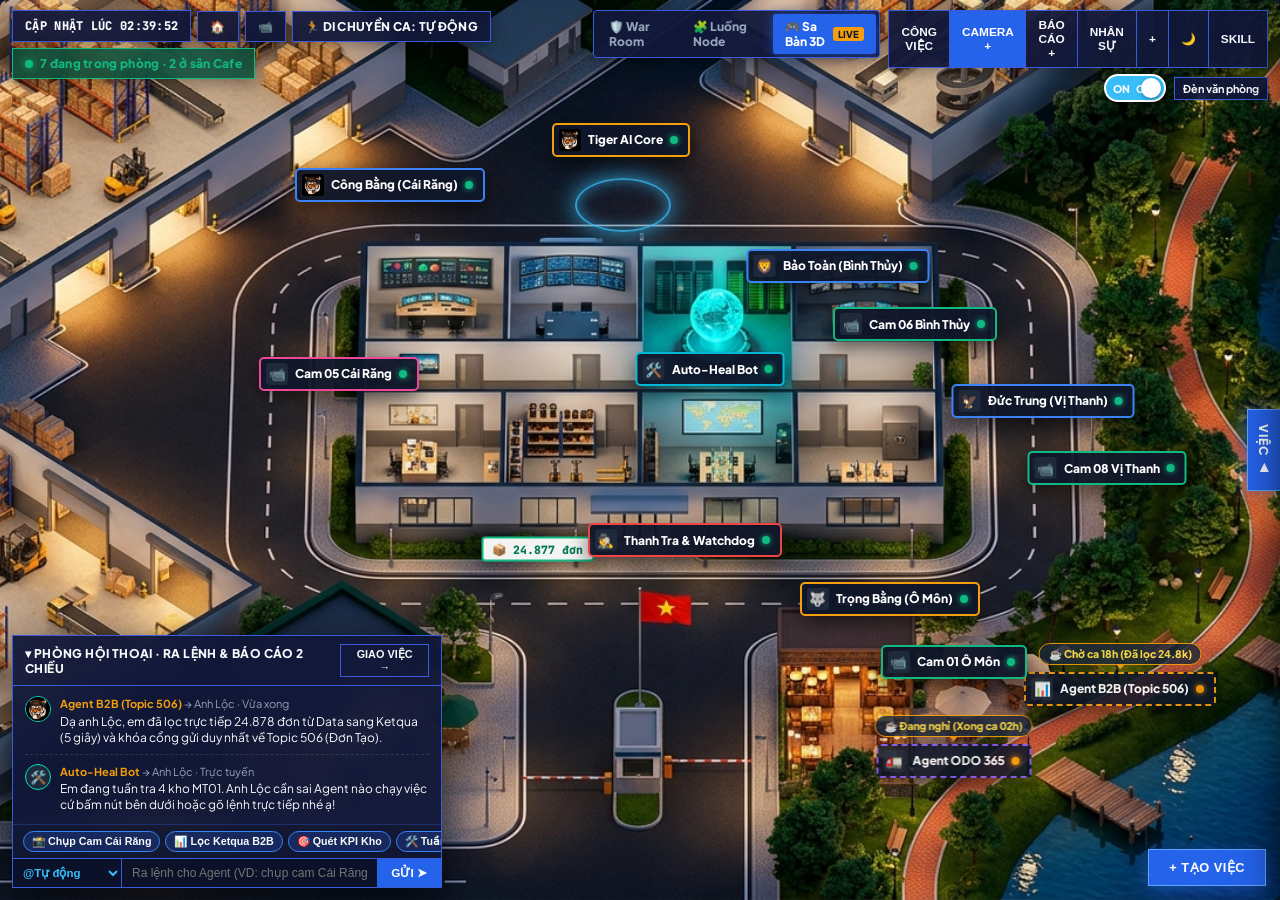
<file: static/sa_ban.html>
<!DOCTYPE html>
<html lang="vi">
<head>
  <meta charset="UTF-8">
  <meta name="viewport" content="width=device-width, initial-scale=1.0, maximum-scale=1.0, user-scalable=no, viewport-fit=cover">
  <title>TIGER AI • SA BÀN SỐ HÓA KHO VẬN 3D (MULTI-AGENT OPERATING SYSTEM MT01)</title>
  <link rel="icon" type="image/jpeg" href="/static/img/tiger_avatar.jpg">
  <link href="https://fonts.googleapis.com/css2?family=Plus+Jakarta+Sans:wght@400;500;600;700;800&family=JetBrains+Mono:wght@500;600;700;800&display=swap" rel="stylesheet">
  <style>
    :root {
      --bg-sky: #161b33;
      --hud-bg: rgba(18, 24, 58, 0.94);
      --hud-border: #3b5bdb;
      --hud-text: #f8fafc;
      --accent: #00e5be;
      --amber: #f59e0b;
      --green: #10b981;
      --danger: #ef4444;
    }

    body.day-mode {
      --bg-sky: #b7ebd0;
      --hud-bg: rgba(255, 255, 255, 0.96);
      --hud-border: #1e40af;
      --hud-text: #0f172a;
    }

    * { box-sizing: border-box; margin: 0; padding: 0; user-select: none; }
    body {
      background: var(--bg-sky);
      color: var(--hud-text);
      font-family: 'Plus Jakarta Sans', sans-serif;
      width: 100vw;
      height: 100vh;
      overflow: hidden;
      position: relative;
      transition: background 0.45s ease;
    }

    /* ================= TOP HUD BAR ================= */
    .studio-hud-top {
      position: fixed;
      top: 10px;
      left: 12px;
      right: 12px;
      z-index: 200;
      display: flex;
      justify-content: space-between;
      align-items: flex-start;
      pointer-events: none;
      gap: 8px;
    }

    .hud-left, .hud-center, .light-switch-wrap {
      display: flex;
      align-items: center;
      gap: 6px;
      pointer-events: auto;
      flex-wrap: wrap;
    }

    .hud-box {
      background: var(--hud-bg);
      border: 1.5px solid var(--hud-border);
      color: var(--hud-text);
      padding: 7px 12px;
      font-size: 0.75rem;
      font-weight: 800;
      letter-spacing: 0.3px;
      display: inline-flex;
      align-items: center;
      gap: 7px;
      box-shadow: 0 4px 15px rgba(0, 0, 0, 0.35);
      backdrop-filter: blur(10px);
      cursor: pointer;
      transition: all 0.2s ease;
      text-decoration: none;
    }
    .hud-box:hover {
      transform: translateY(-1px);
      border-color: var(--accent);
    }
    .hud-box.time-box {
      font-family: 'JetBrains Mono', monospace;
      cursor: default;
    }
    .hud-box.online-box {
      border-color: #10b981;
      color: #10b981;
      background: rgba(6, 78, 59, 0.85);
    }
    body.day-mode .hud-box.online-box {
      background: #ecfdf5;
      color: #047857;
    }
    .online-dot {
      width: 8px;
      height: 8px;
      border-radius: 50%;
      background: #10b981;
      box-shadow: 0 0 8px #10b981;
      animation: pulseDot 1.5s infinite;
    }
    @keyframes pulseDot {
      0%, 100% { transform: scale(1); opacity: 1; }
      50% { transform: scale(1.35); opacity: 0.65; }
    }

    /* UNIFIED 3-MODE SWITCHER */
    .tiger-nav-switcher {
      display: inline-flex;
      align-items: center;
      background: var(--hud-bg);
      border: 1.5px solid var(--hud-border);
      border-radius: 4px;
      padding: 3px;
      gap: 4px;
      box-shadow: 0 4px 16px rgba(0,0,0,0.35);
    }
    .t-nav-item {
      display: inline-flex;
      align-items: center;
      gap: 6px;
      padding: 5px 12px;
      border-radius: 3px;
      font-size: 0.75rem;
      font-weight: 800;
      color: #94a3b8;
      text-decoration: none;
      transition: all 0.2s ease;
    }
    body.day-mode .t-nav-item { color: #475569; }
    .t-nav-item:hover {
      color: var(--hud-text);
      background: rgba(59, 91, 219, 0.15);
    }
    .t-nav-item.active,
    body.day-mode .t-nav-item.active {
      background: #2563eb;
      color: #ffffff;
      box-shadow: 0 0 12px rgba(37, 99, 235, 0.6);
    }
    .t-nav-badge {
      font-size: 0.6rem;
      padding: 1px 5px;
      border-radius: 3px;
      font-weight: 800;
      background: #f59e0b;
      color: #0f172a;
    }

    /* RIGHT MENU STRIP */
    .light-switch-wrap {
      flex-direction: column;
      align-items: flex-end;
      gap: 6px;
    }
    .hud-menu-strip {
      display: inline-flex;
      background: var(--hud-bg);
      border: 1.5px solid var(--hud-border);
      box-shadow: 0 4px 15px rgba(0, 0, 0, 0.35);
    }
    .hud-menu-btn {
      padding: 7px 12px;
      font-size: 0.74rem;
      font-weight: 800;
      color: var(--hud-text);
      border: none;
      border-right: 1px solid var(--hud-border);
      background: transparent;
      cursor: pointer;
      transition: background 0.2s;
      text-transform: uppercase;
    }
    .hud-menu-btn:last-child { border-right: none; }
    .hud-menu-btn:hover { background: rgba(59, 91, 219, 0.25); }
    .hud-menu-btn.highlight {
      background: #2563eb;
      color: #ffffff;
    }

    /* DAY/NIGHT PILL SWITCH */
    .pill-switch-row {
      display: flex;
      align-items: center;
      gap: 8px;
    }
    .pill-switch {
      width: 62px;
      height: 28px;
      background: #38bdf8;
      border-radius: 20px;
      border: 2px solid #ffffff;
      display: flex;
      align-items: center;
      justify-content: space-between;
      padding: 0 7px;
      cursor: pointer;
      position: relative;
      box-shadow: 0 4px 12px rgba(0,0,0,0.35);
      font-size: 0.66rem;
      font-weight: 900;
      color: #ffffff;
    }
    body.day-mode .pill-switch { background: #2563eb; }
    .pill-knob {
      width: 20px;
      height: 20px;
      background: #ffffff;
      border-radius: 50%;
      position: absolute;
      right: 3px;
      transition: all 0.25s ease;
      box-shadow: 0 2px 5px rgba(0,0,0,0.3);
    }
    body.day-mode .pill-knob { right: 35px; }
    .pill-label-box {
      background: var(--hud-bg);
      border: 1px solid var(--hud-border);
      color: var(--hud-text);
      font-size: 0.68rem;
      font-weight: 700;
      padding: 4px 8px;
    }

    /* RIGHT-EDGE VERTICAL TAB "VIỆC ▲" */
    .right-edge-tab {
      position: fixed;
      right: 0;
      top: 50%;
      transform: translateY(-50%);
      background: #2563eb;
      border: 1.5px solid #60a5fa;
      border-right: none;
      color: #ffffff;
      padding: 14px 8px;
      writing-mode: vertical-rl;
      text-orientation: mixed;
      font-size: 0.76rem;
      font-weight: 800;
      letter-spacing: 1px;
      cursor: pointer;
      z-index: 195;
      box-shadow: -4px 0 18px rgba(37, 99, 235, 0.5);
      transition: all 0.2s;
    }
    .right-edge-tab:hover {
      background: #1d4ed8;
      padding-right: 12px;
    }

    /* ================= 3D ISOMETRIC CAMPUS VIEWPORT ================= */
    .iso-viewport {
      width: 100vw;
      height: 100vh;
      overflow: hidden;
      position: relative;
      cursor: grab;
      display: flex;
      align-items: center;
      justify-content: center;
    }
    .iso-viewport:active { cursor: grabbing; }

    .iso-scene-wrapper {
      position: relative;
      width: 1600px;
      height: 900px;
      transform-origin: center center;
      transition: transform 0.08s ease-out;
      box-shadow: 0 30px 70px rgba(0, 0, 0, 0.55);
      border-radius: 8px;
      overflow: hidden;
    }

    .campus-img {
      position: absolute;
      inset: 0;
      width: 100%;
      height: 100%;
      object-fit: cover;
      pointer-events: none;
      transition: opacity 0.45s ease;
    }
    .campus-img.day { opacity: 0; }
    body.day-mode .campus-img.day { opacity: 1; }

    .iso-overlay-svg {
      position: absolute;
      inset: 0;
      width: 100%;
      height: 100%;
      z-index: 20;
    }
    .room-hitbox {
      fill: rgba(0, 229, 190, 0.0);
      stroke: rgba(0, 229, 190, 0.0);
      stroke-width: 3;
      cursor: pointer;
      transition: all 0.25s ease;
    }
    .room-hitbox:hover,
    .room-hitbox.active-work {
      fill: rgba(0, 229, 190, 0.16);
      stroke: rgba(0, 229, 190, 0.95);
      filter: drop-shadow(0 0 20px rgba(0, 229, 190, 0.75));
    }

    .holo-pulse {
      position: absolute;
      left: 48.7%;
      top: 22.8%;
      width: 96px;
      height: 54px;
      transform: translate(-50%, -50%);
      border-radius: 50%;
      border: 2px solid rgba(56, 189, 248, 0.8);
      box-shadow: 0 0 25px rgba(56, 189, 248, 0.85), inset 0 0 15px rgba(56, 189, 248, 0.6);
      pointer-events: none;
      z-index: 25;
      animation: holoRing 2.4s ease-in-out infinite;
    }
    @keyframes holoRing {
      0%, 100% { transform: translate(-50%, -50%) scale(0.95); opacity: 0.7; }
      50% { transform: translate(-50%, -50%) scale(1.12); opacity: 1; }
    }

    /* ================= STATE-DRIVEN MOVING AGENT TAGS ================= */
    .agent-tag {
      position: absolute;
      display: inline-flex;
      align-items: center;
      gap: 7px;
      background: rgba(15, 23, 42, 0.95);
      border: 2px solid #10b981;
      padding: 4px 10px 4px 5px;
      border-radius: 5px;
      color: #ffffff;
      font-size: 0.75rem;
      font-weight: 800;
      box-shadow: 0 8px 20px rgba(0,0,0,0.55);
      cursor: pointer;
      z-index: 50;
      /* Smooth walking transition when moving between Cafe/Rest Zone and Work Room! */
      transition: left 1.25s cubic-bezier(0.34, 1.35, 0.64, 1),
                  top 1.25s cubic-bezier(0.34, 1.35, 0.64, 1),
                  transform 0.2s ease,
                  box-shadow 0.2s ease;
      white-space: nowrap;
      transform: translate(-50%, -50%);
    }
    body.day-mode .agent-tag {
      background: rgba(255, 255, 255, 0.97);
      color: #0f172a;
      box-shadow: 0 8px 20px rgba(15, 23, 42, 0.22);
    }
    .agent-tag:hover {
      transform: translate(-50%, calc(-50% - 5px)) scale(1.07);
      z-index: 95;
      box-shadow: 0 12px 28px rgba(0, 229, 190, 0.65);
    }
    .agent-tag.amber { border-color: #f59e0b; }
    .agent-tag.blue { border-color: #3b82f6; }
    .agent-tag.pink { border-color: #ec4899; }
    .agent-tag.purple { border-color: #8b5cf6; }
    .agent-tag.red { border-color: #ef4444; }
    .agent-tag.cyan { border-color: #06b6d4; }

    /* Working state glow */
    .agent-tag.is-working {
      border-color: #00e5be !important;
      box-shadow: 0 0 22px rgba(0, 229, 190, 0.9), 0 8px 20px rgba(0,0,0,0.6) !important;
      z-index: 92;
    }
    /* Resting/Idle at Cafe or Courtyard */
    .agent-tag.is-idle {
      opacity: 0.92;
      border-style: dashed;
    }

    /* SPEECH / PROGRESS BUBBLE ABOVE AGENT HEAD */
    .agent-bubble {
      position: absolute;
      bottom: calc(100% + 7px);
      left: 50%;
      transform: translateX(-50%);
      background: #00e5be;
      color: #070d12;
      padding: 3px 9px;
      border-radius: 12px;
      font-size: 0.66rem;
      font-weight: 800;
      white-space: nowrap;
      box-shadow: 0 4px 12px rgba(0, 229, 190, 0.5);
      pointer-events: none;
      opacity: 0;
      transition: opacity 0.25s ease, transform 0.25s ease;
    }
    .agent-bubble::after {
      content: '';
      position: absolute;
      top: 100%;
      left: 50%;
      transform: translateX(-50%);
      border-width: 5px;
      border-style: solid;
      border-color: #00e5be transparent transparent transparent;
    }
    .agent-tag.is-working .agent-bubble,
    .agent-bubble.show {
      opacity: 1;
      transform: translateX(-50%) translateY(-2px);
    }
    .agent-tag.is-idle .agent-bubble {
      opacity: 1;
      background: rgba(30, 41, 59, 0.9);
      color: #fde047;
      border: 1px solid #f59e0b;
      box-shadow: none;
    }
    .agent-tag.is-idle .agent-bubble::after {
      border-top-color: #f59e0b;
    }

    .agent-tag-avatar {
      width: 22px;
      height: 22px;
      border-radius: 3px;
      background: #1e293b;
      display: inline-flex;
      align-items: center;
      justify-content: center;
      font-size: 0.85rem;
      overflow: hidden;
      flex-shrink: 0;
    }
    .agent-tag-avatar img {
      width: 100%;
      height: 100%;
      object-fit: cover;
    }
    .agent-tag-dot {
      width: 8px;
      height: 8px;
      border-radius: 50%;
      background: #10b981;
      box-shadow: 0 0 6px #10b981;
      flex-shrink: 0;
    }
    .agent-tag.is-working .agent-tag-dot {
      background: #00e5be;
      box-shadow: 0 0 10px #00e5be;
      animation: pulseDot 0.7s infinite;
    }
    .agent-tag.is-idle .agent-tag-dot {
      background: #f59e0b;
      box-shadow: 0 0 6px #f59e0b;
    }

    .room-stat-pill {
      position: absolute;
      transform: translate(-50%, -50%);
      background: rgba(255, 255, 255, 0.95);
      color: #047857;
      border: 2px solid #10b981;
      padding: 3px 9px;
      border-radius: 4px;
      font-size: 0.72rem;
      font-weight: 800;
      font-family: 'JetBrains Mono', monospace;
      z-index: 48;
      cursor: pointer;
      box-shadow: 0 6px 15px rgba(0,0,0,0.35);
    }

    /* ================= BOTTOM-LEFT 2-WAY COMMAND & CHAT BOX (PHÒNG HỘI THOẠI) ================= */
    .studio-chat-panel {
      position: fixed;
      bottom: 12px;
      left: 12px;
      width: 430px;
      max-width: calc(100vw - 24px);
      background: var(--hud-bg);
      border: 1.5px solid var(--hud-border);
      box-shadow: 0 12px 35px rgba(0, 0, 0, 0.6);
      z-index: 190;
      backdrop-filter: blur(14px);
      display: flex;
      flex-direction: column;
    }
    .chat-header {
      display: flex;
      justify-content: space-between;
      align-items: center;
      padding: 8px 12px;
      border-bottom: 1px solid var(--hud-border);
      font-size: 0.75rem;
      font-weight: 800;
      cursor: pointer;
      letter-spacing: 0.4px;
    }
    .chat-header-btn {
      background: transparent;
      border: 1px solid var(--hud-border);
      color: var(--hud-text);
      padding: 3px 9px;
      font-size: 0.68rem;
      font-weight: 800;
      cursor: pointer;
    }
    .chat-header-btn:hover { background: #2563eb; color: #fff; }

    .chat-body {
      max-height: 175px;
      overflow-y: auto;
      padding: 10px 12px;
      display: flex;
      flex-direction: column;
      gap: 9px;
    }
    .chat-panel-collapsed .chat-body,
    .chat-panel-collapsed .chat-quick-bar,
    .chat-panel-collapsed .chat-input-row {
      display: none;
    }

    .chat-item {
      display: flex;
      gap: 9px;
      font-size: 0.75rem;
      line-height: 1.38;
      border-bottom: 1px dashed rgba(148, 163, 184, 0.2);
      padding-bottom: 7px;
      animation: fadeInMsg 0.25s ease;
    }
    @keyframes fadeInMsg {
      from { opacity: 0; transform: translateY(4px); }
      to { opacity: 1; transform: translateY(0); }
    }
    .chat-item:last-child { border-bottom: none; padding-bottom: 0; }
    .chat-item-avatar {
      width: 26px;
      height: 26px;
      border-radius: 50%;
      background: #1e293b;
      border: 1.5px solid var(--accent);
      display: flex;
      align-items: center;
      justify-content: center;
      flex-shrink: 0;
      font-size: 0.82rem;
      overflow: hidden;
    }
    .chat-item-avatar img { width: 100%; height: 100%; object-fit: cover; }
    .chat-meta {
      font-size: 0.69rem;
      color: #94a3b8;
      margin-bottom: 2px;
    }
    body.day-mode .chat-meta { color: #64748b; }
    .chat-meta b { color: #f59e0b; }
    body.day-mode .chat-meta b { color: #2563eb; }
    .chat-meta b.boss { color: #00e5be; }

    /* QUICK COMMAND CHIPS IN CHAT PANEL */
    .chat-quick-bar {
      display: flex;
      gap: 5px;
      padding: 6px 10px;
      border-top: 1px solid rgba(59, 91, 219, 0.35);
      overflow-x: auto;
      background: rgba(15, 23, 42, 0.4);
    }
    body.day-mode .chat-quick-bar { background: #f1f5f9; }
    .quick-chip {
      background: rgba(37, 99, 235, 0.22);
      border: 1px solid #3b82f6;
      color: var(--hud-text);
      padding: 3px 8px;
      border-radius: 12px;
      font-size: 0.67rem;
      font-weight: 700;
      white-space: nowrap;
      cursor: pointer;
      transition: all 0.15s;
    }
    .quick-chip:hover {
      background: #2563eb;
      color: #ffffff;
    }

    /* 2-WAY CHAT INPUT ROW */
    .chat-input-row {
      display: flex;
      border-top: 1px solid var(--hud-border);
      background: rgba(10, 15, 35, 0.75);
    }
    body.day-mode .chat-input-row { background: #ffffff; }
    .chat-agent-select {
      background: transparent;
      color: #38bdf8;
      border: none;
      border-right: 1px solid var(--hud-border);
      padding: 7px 6px;
      font-size: 0.72rem;
      font-weight: 800;
      outline: none;
      cursor: pointer;
    }
    body.day-mode .chat-agent-select { color: #1e40af; }
    .chat-agent-select option { background: #0f172a; color: #fff; }
    .chat-text-input {
      flex: 1;
      background: transparent;
      border: none;
      color: var(--hud-text);
      padding: 7px 10px;
      font-size: 0.75rem;
      outline: none;
      user-select: text;
    }
    .chat-send-btn {
      background: #2563eb;
      color: #ffffff;
      border: none;
      padding: 0 14px;
      font-size: 0.74rem;
      font-weight: 800;
      cursor: pointer;
    }
    .chat-send-btn:hover { background: #1d4ed8; }

    /* ================= BOTTOM-RIGHT ACTION BUTTON (+ TẠO VIỆC) ================= */
    .studio-fab-right {
      position: fixed;
      bottom: 14px;
      right: 14px;
      z-index: 190;
      display: flex;
      gap: 8px;
    }
    .btn-create-task {
      background: #2563eb;
      color: #ffffff;
      border: 1.5px solid #60a5fa;
      padding: 10px 20px;
      font-size: 0.8rem;
      font-weight: 800;
      cursor: pointer;
      box-shadow: 0 6px 20px rgba(37, 99, 235, 0.55);
      transition: all 0.2s;
      letter-spacing: 0.5px;
    }
    .btn-create-task:hover {
      background: #1d4ed8;
      transform: translateY(-2px);
    }

    /* ================= RIGHT SLIDE-OVER TASK DRAWER ("VIỆC ▲" & "+ TẠO VIỆC") ================= */
    .task-drawer {
      position: fixed;
      top: 0;
      right: -460px;
      width: 440px;
      max-width: 94vw;
      height: 100vh;
      background: #0f172a;
      border-left: 2px solid #3b82f6;
      color: #f8fafc;
      z-index: 550;
      display: flex;
      flex-direction: column;
      box-shadow: -15px 0 45px rgba(0, 0, 0, 0.75);
      transition: right 0.3s cubic-bezier(0.4, 0, 0.2, 1);
    }
    .task-drawer.open { right: 0; }
    .td-header {
      display: flex;
      justify-content: space-between;
      align-items: center;
      padding: 16px 18px;
      background: rgba(30, 41, 59, 0.85);
      border-bottom: 1px solid rgba(59, 130, 246, 0.35);
    }
    .td-title {
      font-size: 0.95rem;
      font-weight: 800;
      color: #38bdf8;
    }
    .td-body {
      flex: 1;
      overflow-y: auto;
      padding: 16px 18px;
      display: flex;
      flex-direction: column;
      gap: 18px;
    }
    .td-section-title {
      font-size: 0.74rem;
      font-weight: 800;
      color: #94a3b8;
      text-transform: uppercase;
      letter-spacing: 0.6px;
      margin-bottom: 8px;
    }
    .td-form-card {
      background: rgba(30, 41, 59, 0.65);
      border: 1px solid rgba(59, 130, 246, 0.35);
      border-radius: 8px;
      padding: 14px;
      display: flex;
      flex-direction: column;
      gap: 10px;
    }
    .td-select, .td-input {
      width: 100%;
      background: #020617;
      border: 1px solid #334155;
      color: #f8fafc;
      padding: 9px 10px;
      border-radius: 6px;
      font-size: 0.8rem;
      font-weight: 600;
      outline: none;
    }
    .td-btn-submit {
      background: #00e5be;
      color: #070d12;
      border: none;
      padding: 10px;
      border-radius: 6px;
      font-size: 0.82rem;
      font-weight: 800;
      cursor: pointer;
      transition: all 0.2s;
    }
    .td-btn-submit:hover { filter: brightness(1.1); }

    /* AGENT ROSTER STATUS LIST IN DRAWER */
    .agent-roster-list {
      display: flex;
      flex-direction: column;
      gap: 8px;
    }
    .roster-row {
      display: flex;
      justify-content: space-between;
      align-items: center;
      background: rgba(30, 41, 59, 0.5);
      border: 1px solid rgba(148, 163, 184, 0.18);
      padding: 8px 12px;
      border-radius: 6px;
      font-size: 0.78rem;
    }
    .roster-status-badge {
      padding: 2px 8px;
      border-radius: 10px;
      font-size: 0.68rem;
      font-weight: 800;
    }
    .roster-status-badge.work { background: rgba(0, 229, 190, 0.18); color: #00e5be; border: 1px solid #00e5be; }
    .roster-status-badge.idle { background: rgba(245, 158, 11, 0.18); color: #fde047; border: 1px solid #f59e0b; }

    /* ================= MODAL: ROOM / HUB LIVE INSPECTOR ================= */
    .modal-backdrop {
      position: fixed;
      inset: 0;
      background: rgba(5, 10, 25, 0.78);
      backdrop-filter: blur(8px);
      z-index: 500;
      display: none;
      align-items: center;
      justify-content: center;
      padding: 16px;
    }
    .modal-backdrop.open { display: flex; }

    .modal-card {
      background: #0f172a;
      border: 2px solid #3b82f6;
      border-radius: 12px;
      width: 100%;
      max-width: 780px;
      max-height: 90vh;
      overflow-y: auto;
      color: #f8fafc;
      box-shadow: 0 25px 60px rgba(0, 0, 0, 0.75);
      animation: popIn 0.22s ease-out;
    }
    @keyframes popIn {
      from { transform: scale(0.94); opacity: 0; }
      to { transform: scale(1); opacity: 1; }
    }
    .modal-header {
      display: flex;
      justify-content: space-between;
      align-items: center;
      padding: 16px 20px;
      border-bottom: 1px solid rgba(59, 130, 246, 0.3);
      background: rgba(30, 41, 59, 0.7);
    }
    .modal-title {
      font-size: 1.05rem;
      font-weight: 800;
      color: #38bdf8;
      display: flex;
      align-items: center;
      gap: 8px;
    }
    .modal-close {
      background: rgba(239, 68, 68, 0.2);
      border: 1px solid #ef4444;
      color: #fca5a5;
      width: 32px;
      height: 32px;
      border-radius: 6px;
      font-weight: 800;
      cursor: pointer;
    }
    .modal-body {
      padding: 20px;
      display: flex;
      flex-direction: column;
      gap: 16px;
    }
    .cam-preview-box {
      position: relative;
      width: 100%;
      height: 310px;
      background: #020617;
      border: 1px solid rgba(56, 189, 248, 0.35);
      border-radius: 8px;
      overflow: hidden;
      display: flex;
      align-items: center;
      justify-content: center;
    }
    .cam-preview-box img {
      width: 100%;
      height: 100%;
      object-fit: cover;
    }
    .cam-overlay-badge {
      position: absolute;
      top: 10px;
      left: 10px;
      background: rgba(220, 38, 38, 0.88);
      color: #fff;
      padding: 4px 10px;
      border-radius: 4px;
      font-size: 0.72rem;
      font-weight: 800;
      font-family: 'JetBrains Mono', monospace;
    }
    .kpi-mini-grid {
      display: grid;
      grid-template-columns: repeat(auto-fit, minmax(150px, 1fr));
      gap: 10px;
    }
    .kpi-mini-box {
      background: rgba(30, 41, 59, 0.75);
      border: 1px solid rgba(148, 163, 184, 0.2);
      border-radius: 8px;
      padding: 12px;
    }
    .kpi-mini-label { font-size: 0.72rem; color: #94a3b8; margin-bottom: 4px; }
    .kpi-mini-val { font-size: 1.05rem; font-weight: 800; color: #00e5be; font-family: 'JetBrains Mono', monospace; }

    .modal-actions {
      display: flex;
      flex-wrap: wrap;
      gap: 10px;
      padding-top: 8px;
      border-top: 1px solid rgba(148, 163, 184, 0.15);
    }
    .m-btn {
      padding: 10px 16px;
      border-radius: 6px;
      font-size: 0.8rem;
      font-weight: 800;
      cursor: pointer;
      border: none;
      text-decoration: none;
      display: inline-flex;
      align-items: center;
      gap: 6px;
    }
    .m-btn.primary { background: #00e5be; color: #070d12; }
    .m-btn.blue { background: #2563eb; color: #ffffff; }
    .m-btn.amber { background: #f59e0b; color: #070d12; }

    /* ================= SKILL & CONNECTOR FULL OVERLAY ================= */
    .skill-drawer {
      position: fixed;
      inset: 0;
      background: #f8fafc;
      background-image:
        linear-gradient(to right, rgba(203, 213, 225, 0.4) 1px, transparent 1px),
        linear-gradient(to bottom, rgba(203, 213, 225, 0.4) 1px, transparent 1px);
      background-size: 24px 24px;
      color: #0f172a;
      z-index: 600;
      display: none;
      flex-direction: column;
      overflow-y: auto;
      padding: 28px 40px;
    }
    .skill-drawer.open { display: flex; }
    .skill-top-bar {
      display: flex;
      justify-content: space-between;
      align-items: flex-start;
      margin-bottom: 20px;
    }
    .skill-subtitle {
      font-size: 0.75rem;
      font-weight: 700;
      color: #64748b;
      letter-spacing: 1px;
      text-transform: uppercase;
      margin-bottom: 4px;
    }
    .skill-main-title {
      font-size: 1.85rem;
      font-weight: 900;
      color: #1e3a8a;
    }
    .btn-back-studio {
      background: #ffffff;
      border: 2px solid #1e3a8a;
      color: #1e3a8a;
      padding: 8px 16px;
      font-size: 0.8rem;
      font-weight: 800;
      cursor: pointer;
    }
    .btn-back-studio:hover { background: #1e3a8a; color: #ffffff; }

    .skill-tabs {
      display: inline-flex;
      border: 2px solid #1e3a8a;
      background: #ffffff;
      margin-bottom: 14px;
      width: fit-content;
    }
    .skill-tab {
      padding: 8px 18px;
      font-size: 0.8rem;
      font-weight: 800;
      color: #1e3a8a;
      background: #ffffff;
      border: none;
      cursor: pointer;
    }
    .skill-tab.active {
      background: #1e3a8a;
      color: #ffffff;
    }

    .agent-filter-row {
      display: flex;
      flex-wrap: wrap;
      gap: 8px;
      margin-bottom: 16px;
    }
    .agent-filter-chip {
      display: inline-flex;
      align-items: center;
      gap: 6px;
      background: #ffffff;
      border: 1.5px solid #94a3b8;
      padding: 5px 12px;
      font-size: 0.78rem;
      font-weight: 700;
      color: #1e293b;
      cursor: pointer;
    }
    .agent-filter-chip.active {
      background: #1e3a8a;
      color: #ffffff;
      border-color: #1e3a8a;
    }

    .skill-table {
      background: #ffffff;
      border: 2px solid #1e3a8a;
      width: 100%;
      border-collapse: collapse;
      box-shadow: 0 10px 25px rgba(15, 23, 42, 0.06);
    }
    .skill-table tr {
      border-bottom: 1px solid #e2e8f0;
      transition: background 0.15s;
    }
    .skill-table tr:hover { background: #f1f5f9; }
    .skill-table td {
      padding: 12px 16px;
      font-size: 0.85rem;
      font-weight: 700;
    }
    .skill-badge-type {
      display: inline-block;
      padding: 2px 8px;
      font-size: 0.7rem;
      border: 1px solid #94a3b8;
      border-radius: 4px;
      color: #475569;
      background: #f8fafc;
      margin-left: 6px;
    }
    .skill-status-ok {
      color: #16a34a;
      font-weight: 800;
    }

    @media (max-width: 768px) {
      .studio-chat-panel { width: 320px; }
      .skill-drawer { padding: 16px; }
    }
  </style>
</head>
<body>

  <!-- ================= TOP STUDIO HUD BAR ================= -->
  <header class="studio-hud-top">
    <div class="hud-left">
      <div class="hud-box time-box" id="hudClock">CẬP NHẬT LÚC --:--:--</div>
      <div class="hud-box" onclick="resetViewport()" title="Về góc nhìn chuẩn">🏠</div>
      <div class="hud-box" onclick="openRoomModal('cairang')" title="Mở Camera giám sát">📹</div>
      <div class="hud-box" onclick="toggleShiftSimulation()" id="btnShiftMode" title="Bấm để xem cơ chế Agent di chuyển giữa Phòng Làm Việc và Sân Cafe Nghỉ Ngơi">
        🏃 DI CHUYỂN CA: TỰ ĐỘNG
      </div>
      <div class="hud-box online-box">
        <span class="online-dot"></span>
        <span id="hudOnlineSummary">6 đang làm việc · 2 nghỉ Cafe</span>
      </div>
    </div>

    <!-- UNIFIED 3-MODE SWITCHER -->
    <div class="hud-center">
      <nav class="tiger-nav-switcher">
        <a href="/war-room" class="t-nav-item" title="Giám sát tiến trình & điều phối phòng ban">
          <span>🛡️ War Room</span>
        </a>
        <a href="/" class="t-nav-item" title="Sơ đồ luồng Node tự động hóa">
          <span>🧩 Luồng Node</span>
        </a>
        <a href="/sa-ban" class="t-nav-item active" title="Sa bàn 3D Isometric Kho Vận">
          <span>🎮 Sa Bàn 3D</span>
          <span class="t-nav-badge">LIVE</span>
        </a>
      </nav>
    </div>

    <!-- RIGHT ACTION MENU & DAY/NIGHT SWITCH -->
    <div class="light-switch-wrap">
      <div class="hud-menu-strip">
        <button class="hud-menu-btn" onclick="openTaskDrawer()">CÔNG VIỆC</button>
        <button class="hud-menu-btn highlight" onclick="openRoomModal('cairang')">CAMERA +</button>
        <button class="hud-menu-btn" onclick="dispatchAgentTask('b2b', 'b2b_filter', 'Kiểm tra & đồng bộ Đơn Tạo Ketqua')">BÁO CÁO +</button>
        <button class="hud-menu-btn" onclick="openTaskDrawer()">NHÂN SỰ</button>
        <button class="hud-menu-btn" onclick="openTaskDrawer()">+</button>
        <button class="hud-menu-btn" onclick="toggleDayNight()" id="themeIconBtn">🌙</button>
        <button class="hud-menu-btn" onclick="openSkillDrawer()">SKILL</button>
      </div>
      <div class="pill-switch-row">
        <div class="pill-switch" onclick="toggleDayNight()" title="Bật/Tắt đèn văn phòng (Ngày / Đêm)">
          <span>ON</span>
          <span>OFF</span>
          <div class="pill-knob"></div>
        </div>
        <span class="pill-label-box" id="lampStatusLabel">Đèn văn phòng</span>
      </div>
    </div>
  </header>

  <!-- RIGHT EDGE VERTICAL TAB "VIỆC ▲" -->
  <div class="right-edge-tab" onclick="openTaskDrawer()">VIỆC ▲</div>

  <!-- ================= 3D ISOMETRIC CAMPUS VIEWPORT ================= -->
  <main class="iso-viewport" id="isoViewport">
    <div class="iso-scene-wrapper" id="isoScene">

      <!-- HIGH-RES 3D ARCHITECTURAL CUTAWAY RENDERS (NIGHT & DAY) -->
      <img class="campus-img night" src="/static/img/saban_campus_night.jpg" alt="Tiger AI 3D Campus Night">
      <img class="campus-img day" src="/static/img/saban_campus_day.jpg" alt="Tiger AI 3D Campus Day">

      <!-- HOLOGRAM PULSE OVER THE CENTRAL SPHERE -->
      <div class="holo-pulse"></div>

      <!-- INTERACTIVE ROOM HITBOXES -->
      <svg class="iso-overlay-svg" viewBox="0 0 1600 900" xmlns="http://www.w3.org/2000/svg">
        <polygon id="hitbox-cairang" class="room-hitbox" onclick="openRoomModal('cairang')"
          points="240,245 535,105 660,315 415,495 245,405">
          <title>🏢 Kho Cái Răng (Hub 21088000) - NVXL Công Bằng</title>
        </polygon>
        <polygon id="hitbox-tigercore" class="room-hitbox" onclick="openRoomModal('kythuat')"
          points="560,95 815,20 985,155 775,305 565,190">
          <title>🛠️ Trung Tâm Chỉ Huy Tiger AI Core (24/7)</title>
        </polygon>
        <polygon id="hitbox-binhthuy" class="room-hitbox" onclick="openRoomModal('binhthuy')"
          points="995,160 1285,295 1105,415 880,295">
          <title>🏢 Kho Bình Thủy (Hub 21985000) - NVXL Bảo Toàn</title>
        </polygon>
        <polygon id="hitbox-kythuat" class="room-hitbox" onclick="openRoomModal('odo365')"
          points="725,365 895,295 1135,430 955,535">
          <title>🛠️ Phòng Server Auto-Heal & Đối Soát ODO 365</title>
        </polygon>
        <polygon id="hitbox-vithanh" class="room-hitbox" onclick="openRoomModal('vithanh')"
          points="1115,415 1295,295 1525,425 1355,575">
          <title>🏢 Kho Vị Thanh (Hub 22862000) - NVXL Đức Trung</title>
        </polygon>
        <polygon id="hitbox-b2b" class="room-hitbox" onclick="openRoomModal('b2b')"
          points="435,515 625,405 785,505 595,645">
          <title>📊 Phòng Dữ Liệu B2B & Xuất Đơn Tạo 18:00 (Topic 506)</title>
        </polygon>
        <polygon id="hitbox-thanhtra" class="room-hitbox" onclick="openRoomModal('thanhtra')"
          points="715,535 885,465 1035,565 875,685">
          <title>🔍 Ban Thanh Tra & Canh Đơn Hàng VIP 24/7</title>
        </polygon>
        <polygon id="hitbox-omon" class="room-hitbox" onclick="openRoomModal('omon')"
          points="935,665 1165,525 1435,665 1175,835">
          <title>🏢 Kho Ô Môn & Sân Cafe Nghỉ Ngơi</title>
        </polygon>
      </svg>

      <!-- ================= STATE-DRIVEN MOVING AGENT TAGS ================= -->
      <!-- 1. Công Bằng (Kho Cái Răng) -->
      <div class="agent-tag blue" id="agent-cairang" style="left: 30.5%; top: 20.5%;" onclick="openRoomModal('cairang')">
        <div class="agent-bubble" id="bubble-cairang">⚡ Đang trực Kho Cái Răng</div>
        <span class="agent-tag-avatar"><img src="/static/img/tiger_avatar.jpg" alt=""></span>
        <span>Công Bằng (Cái Răng)</span>
        <span class="agent-tag-dot"></span>
      </div>
      <div class="agent-tag pink" style="left: 26.5%; top: 41.5%;" onclick="dispatchAgentTask('cairang', 'cam_snap', 'Trích xuất Camera 05 Kho Cái Răng')">
        <span class="agent-tag-avatar">📹</span>
        <span>Cam 05 Cái Răng</span>
        <span class="agent-tag-dot"></span>
      </div>

      <!-- 2. Tiger AI Core (Trung Tâm Chỉ Huy) -->
      <div class="agent-tag amber" id="agent-tigercore" style="left: 48.5%; top: 15.5%;" onclick="openRoomModal('kythuat')">
        <div class="agent-bubble" id="bubble-tigercore">⚡ Điều phối 9 luồng Cloud</div>
        <span class="agent-tag-avatar"><img src="/static/img/tiger_avatar.jpg" alt=""></span>
        <span>Tiger AI Core</span>
        <span class="agent-tag-dot"></span>
      </div>

      <!-- 3. Bảo Toàn (Kho Bình Thủy) -->
      <div class="agent-tag blue" id="agent-binhthuy" style="left: 65.5%; top: 29.5%;" onclick="openRoomModal('binhthuy')">
        <div class="agent-bubble" id="bubble-binhthuy">⚡ KPI 91.6% (Dẫn đầu)</div>
        <span class="agent-tag-avatar">🦁</span>
        <span>Bảo Toàn (Bình Thủy)</span>
        <span class="agent-tag-dot"></span>
      </div>
      <div class="agent-tag" style="left: 71.5%; top: 36%;" onclick="dispatchAgentTask('binhthuy', 'cam_snap', 'Trích xuất Camera 06 Kho Bình Thủy')">
        <span class="agent-tag-avatar">📹</span>
        <span>Cam 06 Bình Thủy</span>
        <span class="agent-tag-dot"></span>
      </div>

      <!-- 4. Auto-Heal Bot & Agent ODO 365 (Phòng Server / Tuần Tra) -->
      <div class="agent-tag cyan" id="agent-kythuat" style="left: 55.5%; top: 41%;" onclick="openRoomModal('kythuat')">
        <div class="agent-bubble" id="bubble-kythuat">🛡️ Canh Token 24/7</div>
        <span class="agent-tag-avatar">🛠️</span>
        <span>Auto-Heal Bot</span>
        <span class="agent-tag-dot"></span>
      </div>
      <div class="agent-tag purple" id="agent-odo365" style="left: 60.5%; top: 48.5%;" onclick="openRoomModal('odo365')">
        <div class="agent-bubble" id="bubble-odo365">☕ Nghỉ sau ca 02:00 AM</div>
        <span class="agent-tag-avatar">🚛</span>
        <span>Agent ODO 365</span>
        <span class="agent-tag-dot"></span>
      </div>

      <!-- 5. Đức Trung (Kho Vị Thanh) -->
      <div class="agent-tag blue" id="agent-vithanh" style="left: 81.5%; top: 44.5%;" onclick="openRoomModal('vithanh')">
        <div class="agent-bubble" id="bubble-vithanh">⚡ Đang trực Kho Vị Thanh</div>
        <span class="agent-tag-avatar">🦅</span>
        <span>Đức Trung (Vị Thanh)</span>
        <span class="agent-tag-dot"></span>
      </div>
      <div class="agent-tag" style="left: 86.5%; top: 52%;" onclick="dispatchAgentTask('vithanh', 'cam_snap', 'Trích xuất Camera 08 Kho Vị Thanh')">
        <span class="agent-tag-avatar">📹</span>
        <span>Cam 08 Vị Thanh</span>
        <span class="agent-tag-dot"></span>
      </div>

      <!-- 6. Agent B2B (Phòng Dữ Liệu B2B & Đơn Tạo) -->
      <div class="agent-tag amber" id="agent-b2b" style="left: 36%; top: 55.5%;" onclick="openRoomModal('b2b')">
        <div class="agent-bubble" id="bubble-b2b">📦 Đã lọc 24.878 đơn</div>
        <span class="agent-tag-avatar">📊</span>
        <span>Agent B2B (Topic 506)</span>
        <span class="agent-tag-dot"></span>
      </div>
      <div class="room-stat-pill" style="left: 42%; top: 61%;" onclick="dispatchAgentTask('b2b', 'b2b_filter', 'Đồng bộ 24.878 đơn sang Ketqua')">📦 24.877 đơn</div>

      <!-- 7. Thanh Tra & Watchdog (Phòng Cổng Chính) -->
      <div class="agent-tag red" id="agent-thanhtra" style="left: 53.5%; top: 60%;" onclick="openRoomModal('thanhtra')">
        <div class="agent-bubble" id="bubble-thanhtra">🕵️ Đang canh đơn VIP</div>
        <span class="agent-tag-avatar">🕵️</span>
        <span>Thanh Tra & Watchdog</span>
        <span class="agent-tag-dot"></span>
      </div>

      <!-- 8. Trọng Bằng (Kho Ô Môn) -->
      <div class="agent-tag amber" id="agent-omon" style="left: 69.5%; top: 66.5%;" onclick="openRoomModal('omon')">
        <div class="agent-bubble" id="bubble-omon">⚡ Đang trực Kho Ô Môn</div>
        <span class="agent-tag-avatar">🐺</span>
        <span>Trọng Bằng (Ô Môn)</span>
        <span class="agent-tag-dot"></span>
      </div>
      <div class="agent-tag" style="left: 74.5%; top: 73.5%;" onclick="dispatchAgentTask('omon', 'cam_snap', 'Trích xuất Camera 01 Kho Ô Môn')">
        <span class="agent-tag-avatar">📹</span>
        <span>Cam 01 Ô Môn</span>
        <span class="agent-tag-dot"></span>
      </div>

    </div>
  </main>

  <!-- ================= BOTTOM-LEFT 2-WAY CHAT & COMMAND PANEL (PHÒNG HỘI THOẠI) ================= -->
  <aside class="studio-chat-panel" id="studioChatPanel">
    <div class="chat-header" onclick="toggleChatPanel()">
      <span id="chatHeaderTitle">▾ PHÒNG HỘI THOẠI · RA LỆNH & BÁO CÁO 2 CHIỀU</span>
      <button class="chat-header-btn" onclick="event.stopPropagation(); openTaskDrawer()">GIAO VIỆC →</button>
    </div>

    <div class="chat-body" id="chatBodyList">
      <div class="chat-item">
        <div class="chat-item-avatar"><img src="/static/img/tiger_avatar.jpg" alt=""></div>
        <div>
          <div class="chat-meta"><b>Agent B2B (Topic 506)</b> → Anh Lộc · Vừa xong</div>
          <div>Dạ anh Lộc, em đã lọc trực tiếp 24.878 đơn từ Data sang Ketqua (5 giây) và khóa cổng gửi duy nhất về Topic 506 (Đơn Tạo).</div>
        </div>
      </div>
      <div class="chat-item">
        <div class="chat-item-avatar">🛠️</div>
        <div>
          <div class="chat-meta"><b>Auto-Heal Bot</b> → Anh Lộc · Trực tuyến</div>
          <div>Em đang tuần tra 4 kho MT01. Anh Lộc cần sai Agent nào chạy việc cứ bấm nút bên dưới hoặc gõ lệnh trực tiếp nhé ạ!</div>
        </div>
      </div>
    </div>

    <!-- 1-CLICK COMMAND CHIPS -->
    <div class="chat-quick-bar">
      <button class="quick-chip" onclick="dispatchAgentTask('cairang', 'cam_snap', 'Chụp Cam 05 Kho Cái Răng')">📸 Chụp Cam Cái Răng</button>
      <button class="quick-chip" onclick="dispatchAgentTask('b2b', 'b2b_filter', 'Lọc 24.878 đơn sang Ketqua & bắn Topic 506')">📊 Lọc Ketqua B2B</button>
      <button class="quick-chip" onclick="dispatchAgentTask('binhthuy', 'kpi_scan', 'Quét KPI thực tế Kho Bình Thủy')">🎯 Quét KPI Kho</button>
      <button class="quick-chip" onclick="dispatchAgentTask('kythuat', 'kythuat_heal', 'Đi tuần tra & kiểm tra Token 4 kho')">🛠️ Tuần Tra Token</button>
      <button class="quick-chip" onclick="dispatchAgentTask('odo365', 'odo_365', 'Đối soát 67 chuyến xe tải ODO 365')">🚛 Đối Soát ODO</button>
    </div>

    <!-- 2-WAY DIRECT COMMAND INPUT -->
    <form class="chat-input-row" onsubmit="handleChatCommandSubmit(event)">
      <select class="chat-agent-select" id="chatTargetAgent">
        <option value="auto">@Tự động</option>
        <option value="cairang">@Công Bằng</option>
        <option value="binhthuy">@Bảo Toàn</option>
        <option value="vithanh">@Đức Trung</option>
        <option value="omon">@Trọng Bằng</option>
        <option value="b2b">@Agent B2B</option>
        <option value="kythuat">@Auto-Heal</option>
        <option value="odo365">@ODO 365</option>
        <option value="thanhtra">@Thanh Tra</option>
      </select>
      <input type="text" class="chat-text-input" id="chatCommandInput" placeholder="Ra lệnh cho Agent (VD: chụp cam Cái Răng, lọc B2B...)" autocomplete="off">
      <button type="submit" class="chat-send-btn">GỬI ➤</button>
    </form>
  </aside>

  <!-- ================= BOTTOM-RIGHT ACTION BUTTON (+ TẠO VIỆC) ================= -->
  <div class="studio-fab-right">
    <button class="btn-create-task" onclick="openTaskDrawer()">+ TẠO VIỆC</button>
  </div>

  <!-- ================= RIGHT SLIDE-OVER TASK DISPATCHER DRAWER ("VIỆC ▲") ================= -->
  <aside class="task-drawer" id="taskDrawer">
    <div class="td-header">
      <div class="td-title">⚡ TRẠM GIAO VIỆC & ĐIỀU PHỐI AGENT</div>
      <button class="modal-close" onclick="closeTaskDrawer()">✕</button>
    </div>
    <div class="td-body">
      <!-- FORM GIAO VIỆC TRỰC TIẾP -->
      <div>
        <div class="td-section-title">1. Giao việc mới cho Agent (Thực thi thật 100%)</div>
        <div class="td-form-card">
          <label style="font-size:0.74rem;color:#cbd5e1;">Chọn Nhân sự / Agent thực hiện:</label>
          <select class="td-select" id="tdAgentSelect">
            <option value="b2b">📊 Agent B2B (Phòng Dữ Liệu & Đơn Tạo Topic 506)</option>
            <option value="cairang">🐯 Công Bằng (Kho Cái Răng - Hub 21088000)</option>
            <option value="binhthuy">🦁 Bảo Toàn (Kho Bình Thủy - Hub 21985000)</option>
            <option value="vithanh">🦅 Đức Trung (Kho Vị Thanh - Hub 22862000)</option>
            <option value="omon">🐺 Trọng Bằng (Kho Ô Môn - Hub 22917000)</option>
            <option value="kythuat">🛠️ Auto-Heal Bot (Phòng Kỹ Thuật & Server)</option>
            <option value="odo365">🚛 Agent ODO 365 (Đối soát 21 Kho Miền Tây)</option>
            <option value="thanhtra">🕵️ Thanh Tra & Watchdog (Soi hoãn ảo & Canh đơn)</option>
          </select>

          <label style="font-size:0.74rem;color:#cbd5e1;">Chọn Kỹ năng (Skill) yêu cầu chạy:</label>
          <select class="td-select" id="tdActionSelect">
            <option value="b2b_filter">📊 Đồng bộ Đơn Tạo (Data ➔ Ketqua) & Bắn Topic 506</option>
            <option value="cam_snap">📸 Trích xuất Ảnh Camera Kho Thực Tế Mới Nhất</option>
            <option value="kpi_scan">🎯 Quét Số Liệu KPI GTC & LTC Thực Tế Từ GHN</option>
            <option value="kythuat_heal">🛠️ Tuần Tra & Kiểm Tra Sức Khỏe Token 4 Kho</option>
            <option value="odo_365">🚛 Đối Soát Chuyến Xe Tải ODO 365 (21 Kho)</option>
            <option value="shipper_audit">🕵️ Kiểm Tra Danh Sách Canh Đơn VIP & Soi Hoãn Ảo</option>
          </select>

          <input type="text" class="td-input" id="tdNoteInput" placeholder="Ghi chú lệnh của anh Lộc (không bắt buộc)...">
          <button class="td-btn-submit" onclick="submitTaskFromDrawer()">🚀 GIAO VIỆC NGAY (GỌI AGENT VÀO PHÒNG)</button>
        </div>
      </div>

      <!-- DANH SÁCH TRẠNG THÁI VỊ TRÍ CỦA CÁC AGENT TRÊN SA BÀN -->
      <div>
        <div class="td-section-title">2. Vị trí & Trạng thái Nhân sự trên Sa Bàn 3D</div>
        <div class="agent-roster-list" id="agentRosterList"></div>
      </div>
    </div>
  </aside>

  <!-- ================= ROOM / HUB LIVE EXECUTION CONSOLE MODAL ================= -->
  <div class="modal-backdrop" id="roomModal" onclick="if(event.target===this) closeRoomModal()">
    <div class="modal-card" style="max-width: 860px;">
      <div class="modal-header">
        <div class="modal-title" id="mTitle">🏢 KHO CÁI RĂNG • TRUNG TÂM GIÁM SÁT</div>
        <button class="modal-close" onclick="closeRoomModal()">✕</button>
      </div>
      <div class="modal-body">
        <div class="cam-preview-box" id="mCamBox" style="height: 290px;">
          <span class="cam-overlay-badge" id="mCamBadge">🔴 LIVE CAM • KHO CÁI RĂNG</span>
          <img id="mCamImg" src="/static/img/cam_samples/cr_cam05.jpg" alt="Camera Kho" onerror="this.src='/static/img/tiger_avatar.jpg'">
          <div id="mLiveHtmlBox" style="display:none; width:100%; height:100%;"></div>
        </div>
        <div class="kpi-mini-grid" id="mKpiGrid">
          <div class="kpi-mini-box">
            <div class="kpi-mini-label" id="mLabel1">Nhân Sự / Agent Thực Thi</div>
            <div class="kpi-mini-val" id="mNvxl">Công Bằng</div>
          </div>
          <div class="kpi-mini-box">
            <div class="kpi-mini-label" id="mLabel2">Số Liệu Thực Tế Mới Nhất</div>
            <div class="kpi-mini-val" id="mKpiRate">86.5%</div>
          </div>
          <div class="kpi-mini-box">
            <div class="kpi-mini-label" id="mLabel3">Trạng Thái Thực Thi</div>
            <div class="kpi-mini-val" id="mStatus">ONLINE 24/7</div>
          </div>
        </div>
        <!-- LIVE EXECUTION STEP TERMINAL -->
        <div id="mStepTerminal" style="background:#020617;border:1px solid #1e293b;border-left:3px solid #00e5be;border-radius:6px;padding:10px 12px;font-family:'JetBrains Mono',monospace;font-size:0.75rem;color:#a7f3d0;line-height:1.6;">
          ⚡ Sẵn sàng thực thi lệnh trực tiếp...
        </div>
        <div id="mDesc" style="font-size:0.82rem; color:#cbd5e1; line-height:1.45;"></div>
        <div class="modal-actions" id="mDynamicActions">
          <button class="m-btn primary" id="mBtnSnap" onclick="triggerLiveCamSnap()">📸 Chụp Cam Thực Tế Mới Nhất</button>
          <a class="m-btn blue" id="mBtnNode" href="/?wf=kpi_gtc">🧩 Mở Sơ Đồ Luồng Node</a>
          <a class="m-btn amber" href="/war-room">🛡️ Xem Nhật Ký War Room</a>
        </div>
      </div>
    </div>
  </div>

  <!-- ================= SKILL & CONNECTOR DRAWER ================= -->
  <div class="skill-drawer" id="skillDrawer">
    <div class="skill-top-bar">
      <div>
        <div class="skill-subtitle">TIGER AI STUDIO · KHO SKILL & CONNECTOR MIỀN TÂY 01</div>
        <h1 class="skill-main-title">Skill & Connector của team</h1>
      </div>
      <button class="btn-back-studio" onclick="closeSkillDrawer()">← VỀ STUDIO</button>
    </div>

    <div class="skill-tabs">
      <button class="skill-tab active" id="tabBtnSkill" onclick="switchSkillTab('all')">SKILL 9</button>
      <button class="skill-tab" id="tabBtnConn" onclick="switchSkillTab('connector')">CONNECTOR 8</button>
    </div>

    <div class="agent-filter-row">
      <button class="agent-filter-chip active" onclick="filterSkillRows('all', this)">Tất cả 17</button>
      <button class="agent-filter-chip" onclick="filterSkillRows('cairang', this)">🐯 Công Bằng 3</button>
      <button class="agent-filter-chip" onclick="filterSkillRows('binhthuy', this)">🦁 Bảo Toàn 3</button>
      <button class="agent-filter-chip" onclick="filterSkillRows('vithanh', this)">🦅 Đức Trung 3</button>
      <button class="agent-filter-chip" onclick="filterSkillRows('omon', this)">🐺 Trọng Bằng 3</button>
      <button class="agent-filter-chip" onclick="filterSkillRows('b2b', this)">📊 Agent B2B 3</button>
      <button class="agent-filter-chip" onclick="filterSkillRows('odo365', this)">🚛 Agent ODO 2</button>
      <button class="agent-filter-chip" onclick="filterSkillRows('kythuat', this)">🛠️ Kỹ Thuật AI 4</button>
    </div>

    <table class="skill-table" id="skillTableBody">
      <tbody>
        <tr data-kind="skill" data-agent="b2b">
          <td>📊 <b>looker-b2b-auto-18h</b> (Xuất Đơn Tạo B2B 13 tỉnh & Lọc Ketqua)</td>
          <td>Cloud Runner <span class="skill-badge-type">GitHub Actions</span></td>
          <td class="skill-status-ok">✓ Đã kết nối (Topic 506)</td>
          <td style="text-align:right;"><button onclick="closeSkillDrawer();dispatchAgentTask('b2b','b2b_filter','Chạy Skill looker-b2b-auto-18h')" style="border:none;background:#2563eb;color:#fff;padding:5px 10px;border-radius:4px;font-weight:800;cursor:pointer;">⚡ Chạy Skill</button></td>
        </tr>
        <tr data-kind="skill" data-agent="cairang binhthuy vithanh omon">
          <td>🎯 <b>kpi-gtc-ltc-07h00</b> (Đánh giá KPI Giao & Lấy Thành Công 4 Kho MT01)</td>
          <td>Cloud Render <span class="skill-badge-type">Cron 07:00</span></td>
          <td class="skill-status-ok">✓ Đã kết nối (Topic 2690)</td>
          <td style="text-align:right;"><button onclick="closeSkillDrawer();dispatchAgentTask('cairang','kpi_scan','Chạy Skill kpi-gtc-ltc-07h00')" style="border:none;background:#2563eb;color:#fff;padding:5px 10px;border-radius:4px;font-weight:800;cursor:pointer;">⚡ Chạy Skill</button></td>
        </tr>
        <tr data-kind="skill" data-agent="cairang binhthuy vithanh omon">
          <td>⏰ <b>checkin-morning-07h35</b> (Điểm danh ca sáng & Chấn chỉnh đi trễ)</td>
          <td>Cloud Render <span class="skill-badge-type">Cron 07:35</span></td>
          <td class="skill-status-ok">✓ Đã kết nối (Topic 2690)</td>
          <td style="text-align:right;"><a href="/?wf=checkin" style="color:#2563eb;font-weight:800;text-decoration:none;">🧩 Mở Node →</a></td>
        </tr>
        <tr data-kind="skill" data-agent="odo365">
          <td>🚛 <b>truck-odo-365-02h00</b> (Đối soát ODO Xe Tải 365 toàn bộ 21 Kho Miền Tây)</td>
          <td>Cloud Render <span class="skill-badge-type">Cron 02:00</span></td>
          <td class="skill-status-ok">✓ Đã kết nối</td>
          <td style="text-align:right;"><button onclick="closeSkillDrawer();dispatchAgentTask('odo365','odo_365','Chạy Skill truck-odo-365-02h00')" style="border:none;background:#2563eb;color:#fff;padding:5px 10px;border-radius:4px;font-weight:800;cursor:pointer;">⚡ Chạy Skill</button></td>
        </tr>
        <tr data-kind="skill" data-agent="odo365">
          <td>🛣️ <b>lastmile-trips-sync-05h00</b> (Đồng bộ chuyến đi Lastmile N-1 lên Google Sheets)</td>
          <td>Cloud Render <span class="skill-badge-type">Cron 05:00</span></td>
          <td class="skill-status-ok">✓ Đã kết nối</td>
          <td style="text-align:right;"><a href="/?wf=lastmile_trips" style="color:#2563eb;font-weight:800;text-decoration:none;">🧩 Mở Node →</a></td>
        </tr>
        <tr data-kind="skill" data-agent="cairang binhthuy vithanh omon">
          <td>📦 <b>unassigned-backlog-10h00</b> (Bóc tách tồn kho chưa gán & Ngày hẹn SMS)</td>
          <td>Cloud Render <span class="skill-badge-type">Cron 10:00</span></td>
          <td class="skill-status-ok">✓ Đã kết nối</td>
          <td style="text-align:right;"><a href="/?wf=unassigned" style="color:#2563eb;font-weight:800;text-decoration:none;">🧩 Mở Node →</a></td>
        </tr>
        <tr data-kind="skill" data-agent="cairang binhthuy vithanh omon">
          <td>📱 <b>pda-progress-tracker</b> (Giám sát tiến độ PDA 10h / 12h / 15h / 19h)</td>
          <td>Cloud Render <span class="skill-badge-type">4 khung giờ</span></td>
          <td class="skill-status-ok">✓ Đã kết nối</td>
          <td style="text-align:right;"><a href="/?wf=pda" style="color:#2563eb;font-weight:800;text-decoration:none;">🧩 Mở Node →</a></td>
        </tr>
        <tr data-kind="skill" data-agent="cairang binhthuy vithanh omon">
          <td>🌙 <b>evening-cod-21h00</b> (Chốt ca cuối ngày & Đối soát quỹ COD)</td>
          <td>Cloud Render <span class="skill-badge-type">Cron 21:00</span></td>
          <td class="skill-status-ok">✓ Đã kết nối</td>
          <td style="text-align:right;"><a href="/?wf=evening_cod" style="color:#2563eb;font-weight:800;text-decoration:none;">🧩 Mở Node →</a></td>
        </tr>
        <tr data-kind="skill" data-agent="kythuat">
          <td>🕵️ <b>shipper-delay-auditor</b> (Thanh tra soi hoãn ảo Shipper & Canh đơn ngầm 24/7)</td>
          <td>Cloud Daemon <span class="skill-badge-type">Realtime</span></td>
          <td class="skill-status-ok">✓ Đã kết nối</td>
          <td style="text-align:right;"><button onclick="closeSkillDrawer();dispatchAgentTask('thanhtra','shipper_audit','Kiểm tra danh sách canh đơn & soi hoãn ảo')" style="border:none;background:#2563eb;color:#fff;padding:5px 10px;border-radius:4px;font-weight:800;cursor:pointer;">⚡ Chạy Skill</button></td>
        </tr>
        <tr data-kind="connector" data-agent="kythuat cairang binhthuy vithanh omon">
          <td>📹 <b>Hikvision Camera Stream API</b> (Trích xuất ảnh trực tiếp 4 Kho MT01)</td>
          <td>Web API <span class="skill-badge-type">Auto-Heal Token</span></td>
          <td class="skill-status-ok">✓ Đã kết nối (Topic 3365)</td>
          <td style="text-align:right;"><button onclick="closeSkillDrawer();dispatchAgentTask('cairang','cam_snap','Chụp ảnh Camera Kho Cái Răng')" style="border:none;background:none;color:#2563eb;font-weight:800;cursor:pointer;">📸 Chụp Cam →</button></td>
        </tr>
        <tr data-kind="connector" data-agent="kythuat b2b">
          <td>📑 <b>Google Sheets Direct API v4</b> (Đồng bộ trực tiếp Data -> Ketqua & ThongKe)</td>
          <td>Service Account <span class="skill-badge-type">5 giây</span></td>
          <td class="skill-status-ok">✓ Đã kết nối</td>
          <td style="text-align:right;">100% Online</td>
        </tr>
        <tr data-kind="connector" data-agent="kythuat">
          <td>✈️ <b>Telegram Supergroup Bot Bridge</b> (Nhóm Miền Tây 01: Topic 506, 2690, 3365)</td>
          <td>Webhook 24/7 <span class="skill-badge-type">Included</span></td>
          <td class="skill-status-ok">✓ Đã kết nối</td>
          <td style="text-align:right;">100% Online</td>
        </tr>
      </tbody>
    </table>
  </div>

  <script>
    // =========================================================================
    // 1. MULTI-AGENT STATE & POSITION ENGINE (WORKING ROOM <-> CAFE/COURTYARD)
    // =========================================================================
    const AGENT_STATE = {
      cairang: {
        name: 'Công Bằng (Cái Răng)',
        workPos: { left: '30.5%', top: '20.5%', room: 'Kho Cái Răng (Tầng 2)' },
        idlePos: { left: '78.5%', top: '76.5%', room: 'Sân Cafe Dù Ngoài Trời' },
        status: 'WORKING',
        taskText: '⚡ Đang trực Kho Cái Răng'
      },
      tigercore: {
        name: 'Tiger AI Core',
        workPos: { left: '48.5%', top: '15.5%', room: 'Phòng Chỉ Huy Hologram' },
        idlePos: { left: '48.5%', top: '24.5%', room: 'Bàn Cầu Hologram' },
        status: 'WORKING',
        taskText: '⚡ Điều phối 9 luồng Cloud'
      },
      binhthuy: {
        name: 'Bảo Toàn (Bình Thủy)',
        workPos: { left: '65.5%', top: '29.5%', room: 'Phòng Phân Tích Bình Thủy' },
        idlePos: { left: '83.5%', top: '72.0%', room: 'Sân Trà Ngoài Trời' },
        status: 'WORKING',
        taskText: '⚡ KPI 91.6% (Dẫn đầu)'
      },
      kythuat: {
        name: 'Auto-Heal Bot',
        workPos: { left: '55.5%', top: '41.0%', room: 'Phòng Server Trung Tâm' },
        idlePos: { left: '45.5%', top: '71.5%', room: 'Sân Cờ Tổ Quốc' },
        status: 'WORKING',
        taskText: '🛡️ Canh Token 24/7'
      },
      odo365: {
        name: 'Agent ODO 365',
        workPos: { left: '60.5%', top: '48.5%', room: 'Bàn Điều Phối ODO 365' },
        idlePos: { left: '74.5%', top: '84.5%', room: 'Bàn Cafe Sân Gỗ (Nghỉ ca)' },
        status: 'IDLE', // Đã xong ca 02:00 AM nên ra ngồi uống Cafe dưới tán dù!
        taskText: '☕ Đang nghỉ (Xong ca 02h)'
      },
      vithanh: {
        name: 'Đức Trung (Vị Thanh)',
        workPos: { left: '81.5%', top: '44.5%', room: 'Kho Vị Thanh (Sàn Xanh)' },
        idlePos: { left: '41.5%', top: '75.0%', room: 'Sân Trước Cổng Chính' },
        status: 'WORKING',
        taskText: '⚡ Đang trực Kho Vị Thanh'
      },
      b2b: {
        name: 'Agent B2B (Topic 506)',
        workPos: { left: '36.0%', top: '55.5%', room: 'Phòng Dữ Liệu B2B' },
        idlePos: { left: '87.5%', top: '76.5%', room: 'Sân Cafe Dù Ngoài Trời' },
        status: 'IDLE', // Đã lọc xong 24.878 đơn nên ra Sân Cafe chờ lệnh 18:00 hoặc lệnh của anh Lộc!
        taskText: '☕ Chờ ca 18h (Đã lọc 24.8k)'
      },
      thanhtra: {
        name: 'Thanh Tra & Watchdog',
        workPos: { left: '53.5%', top: '60.0%', room: 'Cổng Kiểm Soát An Ninh' },
        idlePos: { left: '46.5%', top: '69.0%', room: 'Sân Cờ Tổ Quốc' },
        status: 'WORKING',
        taskText: '🕵️ Đang canh đơn VIP'
      },
      omon: {
        name: 'Trọng Bằng (Ô Môn)',
        workPos: { left: '69.5%', top: '66.5%', room: 'Khoang Điều Phối Ô Môn' },
        idlePos: { left: '79.5%', top: '74.5%', room: 'Sân Cafe Dù Ngoài Trời' },
        status: 'WORKING',
        taskText: '⚡ Đang trực Kho Ô Môn'
      }
    };

    function renderAllAgentPositions() {
      let workingCount = 0;
      let idleCount = 0;

      Object.keys(AGENT_STATE).forEach(id => {
        const st = AGENT_STATE[id];
        const el = document.getElementById('agent-' + id);
        const bubble = document.getElementById('bubble-' + id);
        const hitbox = document.getElementById('hitbox-' + id);
        if (!el) return;

        const targetPos = (st.status === 'IDLE') ? st.idlePos : (st.overridePos || st.workPos);
        el.style.left = targetPos.left;
        el.style.top = targetPos.top;

        el.classList.toggle('is-working', st.status === 'RUNNING');
        el.classList.toggle('is-idle', st.status === 'IDLE');

        if (bubble) {
          bubble.textContent = st.taskText || '';
          bubble.classList.toggle('show', st.status === 'RUNNING' || st.status === 'IDLE');
        }
        if (hitbox) {
          hitbox.classList.toggle('active-work', st.status === 'RUNNING');
        }

        if (st.status === 'IDLE') idleCount++;
        else workingCount++;
      });

      const summaryEl = document.getElementById('hudOnlineSummary');
      if (summaryEl) {
        summaryEl.textContent = `${workingCount} đang trong phòng · ${idleCount} ở sân Cafe`;
      }
      renderRosterInDrawer();
    }

    function setAgentState(agentId, status, taskText, overridePos = null) {
      if (!AGENT_STATE[agentId]) return;
      AGENT_STATE[agentId].status = status;
      if (taskText) AGENT_STATE[agentId].taskText = taskText;
      AGENT_STATE[agentId].overridePos = overridePos;
      renderAllAgentPositions();
    }

    function toggleAgentRestOrWork(agentId) {
      const st = AGENT_STATE[agentId];
      if (!st) return;
      if (st.status === 'IDLE') {
        setAgentState(agentId, 'WORKING', '⚡ Đã vào phòng trực ca');
        appendChatLog('Anh Lộc', st.name, `Gọi ${st.name} từ Sân Cafe vào ${st.workPos.room} làm việc.`);
      } else {
        setAgentState(agentId, 'IDLE', '☕ Đang nghỉ tại Sân Cafe');
        appendChatLog('Anh Lộc', st.name, `Cho phép ${st.name} ra ${st.idlePos.room} nghỉ giải lao.`);
      }
    }

    let shiftSimToggle = false;
    function toggleShiftSimulation() {
      shiftSimToggle = !shiftSimToggle;
      const btn = document.getElementById('btnShiftMode');
      if (shiftSimToggle) {
        btn.textContent = '☕ CHẾ ĐỘ: GIỜ NGHỈ TRƯA (RA SÂN CAFE)';
        ['cairang', 'binhthuy', 'b2b', 'odo365'].forEach(id => {
          setAgentState(id, 'IDLE', '☕ Giải lao tại Sân Cafe');
        });
      } else {
        btn.textContent = '🏃 DI CHUYỂN CA: VÀO PHÒNG LÀM VIỆC';
        Object.keys(AGENT_STATE).forEach(id => {
          setAgentState(id, 'WORKING', '⚡ Đang trực tại phòng');
        });
      }
    }

    // Khởi tạo vị trí ban đầu (Agent ODO 365 & Agent B2B đang ở Sân Cafe chờ lệnh, khi giao việc sẽ chạy vào phòng!)
    setTimeout(renderAllAgentPositions, 200);

    // =========================================================================
    // 2. REAL TASK DISPATCHER ENGINE (MOVES AGENT -> RUNS API -> REPLIES IN CHAT)
    // =========================================================================
    async function dispatchAgentTask(agentId, action, description, extraPayload = {}) {
      const targetKey = AGENT_STATE[agentId] ? agentId : 'cairang';
      const agentObj = AGENT_STATE[targetKey];

      // Bước 1: Ghi nhận lệnh của anh Lộc vào Phòng Hội Thoại
      appendChatLog('Anh Lộc', agentObj.name, description || `Yêu cầu thực hiện: ${action}`, true);

      // Bước 2: Nếu Agent đang ở Sân Cafe (IDLE) hoặc phòng khác -> Lập tức đi bộ vào đúng Phòng Làm Việc!
      setAgentState(targetKey, 'RUNNING', `🏃 Đang vào ${agentObj.workPos.room}...`);

      // Cập nhật Terminal trong Modal nếu đang mở
      const termEl = document.getElementById('mStepTerminal');
      if (termEl) {
        termEl.innerHTML = `<div style="color:#fde047;">⏳ [ĐANG CHẠY THẬT] ${agentObj.name} đang đi vào ${agentObj.workPos.room} và kết nối API...</div>`;
      }

      if (action === 'kythuat_heal') {
        setAgentState('kythuat', 'RUNNING', '🛠️ Đang tuần tra kiểm tra Token...', { left: '36.0%', top: '34.0%' });
      }

      setTimeout(() => {
        if (AGENT_STATE[targetKey] && AGENT_STATE[targetKey].status === 'RUNNING') {
          setAgentState(targetKey, 'RUNNING', '🔌 Đang đọc dữ liệu thực tế từ hệ thống...');
        }
      }, 450);

      try {
        const res = await fetch('/api/saban/dispatch', {
          method: 'POST',
          headers: { 'Content-Type': 'application/json' },
          body: JSON.stringify(Object.assign({
            agent_id: targetKey,
            action: action,
            note: description || ''
          }, extraPayload))
        });
        const data = await res.json();
        const resolvedId = (data.agent_id && AGENT_STATE[data.agent_id]) ? data.agent_id : targetKey;

        // Cập nhật bong bóng trên đầu Agent trên Sa Bàn 3D
        let doneBubble = '✅ Đã thực thi xong 100%!';
        if (resolvedId === 'b2b' && data.kpi_cards && data.kpi_cards.length >= 2) {
          doneBubble = `✅ Ketqua: 24.877 đơn • ${data.kpi_cards[1].val}`;
        } else if (resolvedId === 'odo365' && data.kpi_cards && data.kpi_cards.length >= 1) {
          doneBubble = `✅ Team_Leader: ${data.kpi_cards[0].val}`;
        }
        setAgentState(resolvedId, 'RUNNING', doneBubble);

        // Hiển thị câu trả lời thực tế của Agent trong Phòng Hội Thoại
        appendChatLog(
          data.agent_label || agentObj.name,
          'Anh Lộc',
          data.reply || 'Dạ anh Lộc, em đã hoàn thành nhiệm vụ!',
          false,
          data.image || null
        );

        // Cập nhật trực tiếp vào Modal nếu đang mở
        updateModalWithLiveResult(resolvedId, data);

        // Giữ Agent ở trong phòng làm việc 15 giây để anh Lộc quan sát, sau đó nếu là ca chờ thì ra Sân Cafe
        setTimeout(() => {
          if (resolvedId === 'b2b' || resolvedId === 'odo365') {
            setAgentState(resolvedId, 'IDLE', '☕ Đã xong việc · Trực chờ lệnh tại Sân Cafe');
          } else {
            setAgentState(resolvedId, 'WORKING', '⚡ Trực tuyến tại phòng');
          }
        }, 15000);

        return data;
      } catch (err) {
        setAgentState(targetKey, 'WORKING', '⚠️ Lỗi kết nối tạm thời');
        appendChatLog('Auto-Heal Bot', 'Anh Lộc', 'Đang kiểm tra lại đường truyền mạng cho tiến trình...');
        return null;
      }
    }

    function updateModalWithLiveResult(agentKey, data) {
      if (!data || agentKey !== currentRoomKey) return;
      const camImg = document.getElementById('mCamImg');
      const liveHtmlBox = document.getElementById('mLiveHtmlBox');
      const camBadge = document.getElementById('mCamBadge');
      const termEl = document.getElementById('mStepTerminal');

      if (data.live_html) {
        camImg.style.display = 'none';
        camBadge.style.display = 'none';
        liveHtmlBox.style.display = 'block';
        liveHtmlBox.innerHTML = data.live_html;
      } else if (data.image) {
        liveHtmlBox.style.display = 'none';
        camImg.style.display = 'block';
        camBadge.style.display = 'inline-block';
        camImg.src = data.image;
      }

      if (data.kpi_cards && data.kpi_cards.length >= 3) {
        document.getElementById('mLabel1').textContent = data.kpi_cards[0].label;
        document.getElementById('mNvxl').textContent = data.kpi_cards[0].val;
        document.getElementById('mLabel2').textContent = data.kpi_cards[1].label;
        document.getElementById('mKpiRate').textContent = data.kpi_cards[1].val;
        document.getElementById('mLabel3').textContent = data.kpi_cards[2].label;
        document.getElementById('mStatus').textContent = data.kpi_cards[2].val;
      }

      if (termEl && data.steps && data.steps.length) {
        termEl.innerHTML = data.steps.map(s => `<div>✓ ${s}</div>`).join('');
      }
    }

    async function triggerCloudB2BRunner() {
      const termEl = document.getElementById('mStepTerminal');
      if (termEl) {
        termEl.innerHTML = `<div style="color:#fde047;">☁️ Đang gửi lệnh kích hoạt máy chủ GitHub Actions Cloud Runner (Don_Tao_auto_18h.yml)...</div>`;
      }
      setAgentState('b2b', 'RUNNING', '☁️ Đang kích hoạt Cloud Runner cào Looker 13 tỉnh...');
      appendChatLog('Anh Lộc', 'Agent B2B (Topic 506)', 'Kích hoạt Cloud Runner cào Looker Studio 13 tỉnh ĐBSCL', true);
      try {
        const r = await fetch('/api/war-room/run-b2b', { method: 'POST' });
        const d = await r.json();
        const msg = d.message || 'Đã kích hoạt Cloud Runner thành công!';
        if (termEl) {
          termEl.innerHTML = `
            <div>✓ Bước 1/4: Đã gửi tín hiệu workflow_dispatch lên GitHub Actions (Don_Tao_auto_18h.yml)</div>
            <div>⏳ Bước 2/4: Máy chủ Ubuntu Xvfb Headless đang mở Looker Studio lọc 13 tỉnh ĐBSCL...</div>
            <div style="color:#38bdf8;">👉 Anh Lộc có thể xem tiến trình trực tiếp tại War Room hoặc chờ báo cáo bắn về Topic 506!</div>
          `;
        }
        appendChatLog('Agent B2B (Topic 506)', 'Anh Lộc', msg);
      } catch (e) {
        if (termEl) termEl.innerHTML = `<div style="color:#f87171;">⚠️ Lỗi kích hoạt Cloud Runner: ${e}</div>`;
      }
    }

    function appendChatLog(sender, receiver, text, isBoss = false, imgUrl = null) {
      const list = document.getElementById('chatBodyList');
      const timeStr = new Date().toLocaleTimeString('vi-VN', { hour: '2-digit', minute: '2-digit', second: '2-digit' });
      const item = document.createElement('div');
      item.className = 'chat-item';
      const imgHtml = imgUrl
        ? `<div style="margin-top:5px;"><img src="${imgUrl}" style="width:100%;max-height:110px;object-fit:cover;border-radius:4px;border:1px solid #38bdf8;cursor:pointer;" onclick="openRoomModal('${currentRoomKey}')"></div>`
        : '';
      item.innerHTML = `
        <div class="chat-item-avatar">${isBoss ? '👑' : '<img src="/static/img/tiger_avatar.jpg" alt="">'}</div>
        <div style="flex:1;">
          <div class="chat-meta"><b class="${isBoss ? 'boss' : ''}">${sender}</b> → ${receiver} · ${timeStr}</div>
          <div style="white-space:pre-line;">${text}</div>
          ${imgHtml}
        </div>
      `;
      list.prepend(item);
    }

    function handleChatCommandSubmit(e) {
      e.preventDefault();
      const input = document.getElementById('chatCommandInput');
      const select = document.getElementById('chatTargetAgent');
      const text = input.value.trim();
      if (!text) return;
      const agentVal = select.value === 'auto' ? 'cairang' : select.value;
      input.value = '';
      dispatchAgentTask(agentVal, 'auto', text);
    }

    // =========================================================================
    // 3. RIGHT SLIDE-OVER TASK DRAWER ("VIỆC ▲" & "+ TẠO VIỆC")
    // =========================================================================
    function openTaskDrawer() {
      renderRosterInDrawer();
      document.getElementById('taskDrawer').classList.add('open');
    }
    function closeTaskDrawer() {
      document.getElementById('taskDrawer').classList.remove('open');
    }
    function submitTaskFromDrawer() {
      const agentId = document.getElementById('tdAgentSelect').value;
      const action = document.getElementById('tdActionSelect').value;
      const note = document.getElementById('tdNoteInput').value.trim();
      const actionNames = {
        b2b_filter: 'Đồng bộ dữ liệu thực tế từ Google Sheets (Data ➔ Ketqua & ThongKe)',
        cam_snap: 'Trích xuất ảnh Camera kho thực tế mới nhất',
        kpi_scan: 'Quét số liệu KPI GTC & LTC thực tế',
        kythuat_heal: 'Tuần tra & kiểm tra sức khỏe Token 4 kho',
        odo_365: 'Đồng bộ bảng chuyến xe tải ODO 365 (Team_Leader)',
        shipper_audit: 'Kiểm tra danh sách canh đơn VIP & soi hoãn ảo'
      };
      closeTaskDrawer();
      openRoomModal(agentId, action, note || actionNames[action]);
    }

    function renderRosterInDrawer() {
      const box = document.getElementById('agentRosterList');
      if (!box) return;
      box.innerHTML = Object.keys(AGENT_STATE).map(id => {
        const st = AGENT_STATE[id];
        const isIdle = st.status === 'IDLE';
        const locName = isIdle ? st.idlePos.room : st.workPos.room;
        return `
          <div class="roster-row">
            <div>
              <div style="font-weight:800;color:#f8fafc;">${st.name}</div>
              <div style="font-size:0.7rem;color:#94a3b8;">📍 Vị trí: ${locName}</div>
            </div>
            <div style="display:flex;align-items:center;gap:6px;">
              <span class="roster-status-badge ${isIdle ? 'idle' : 'work'}">${isIdle ? '☕ Sân Cafe' : '⚡ Trong Phòng'}</span>
              <button onclick="closeTaskDrawer(); openRoomModal('${id}')" style="background:#00e5be;border:none;color:#070d12;padding:4px 8px;border-radius:4px;font-size:0.68rem;font-weight:800;cursor:pointer;">
                ⚡ Chạy thật
              </button>
              <button onclick="toggleAgentRestOrWork('${id}')" style="background:#1e293b;border:1px solid #475569;color:#fff;padding:4px 8px;border-radius:4px;font-size:0.68rem;font-weight:700;cursor:pointer;">
                ${isIdle ? 'Vào phòng' : 'Ra Cafe'}
              </button>
            </div>
          </div>
        `;
      }).join('');
    }

    // =========================================================================
    // 4. CLOCK, DAY/NIGHT, VIEWPORT PAN/ZOOM & LIVE AGENT EXECUTION MODAL
    // =========================================================================
    function updateClock() {
      const now = new Date();
      const timeStr = now.toLocaleTimeString('vi-VN', { hour12: false });
      document.getElementById('hudClock').textContent = 'CẬP NHẬT LÚC ' + timeStr;
    }
    setInterval(updateClock, 1000);
    updateClock();

    function toggleDayNight() {
      document.body.classList.toggle('day-mode');
      const isDay = document.body.classList.contains('day-mode');
      document.getElementById('themeIconBtn').textContent = isDay ? '☀️' : '🌙';
      document.getElementById('lampStatusLabel').textContent = isDay ? 'Ánh sáng ban ngày' : 'Đèn văn phòng';
    }

    const viewport = document.getElementById('isoViewport');
    const scene = document.getElementById('isoScene');
    let scale = Math.max(window.innerWidth / 1600, window.innerHeight / 900);
    let panX = 0, panY = 0;
    let isDragging = false, startX = 0, startY = 0;

    function applyTransform() {
      scene.style.transform = `translate(${panX}px, ${panY}px) scale(${scale})`;
    }
    applyTransform();
    window.addEventListener('resize', () => {
      scale = Math.max(window.innerWidth / 1600, window.innerHeight / 900);
      applyTransform();
    });

    function resetViewport() {
      scale = Math.max(window.innerWidth / 1600, window.innerHeight / 900);
      panX = 0; panY = 0;
      applyTransform();
    }

    viewport.addEventListener('mousedown', (e) => {
      if (e.target.closest('.agent-tag') || e.target.closest('.room-stat-pill')) return;
      isDragging = true;
      startX = e.clientX - panX;
      startY = e.clientY - panY;
    });
    window.addEventListener('mousemove', (e) => {
      if (!isDragging) return;
      panX = e.clientX - startX;
      panY = e.clientY - startY;
      applyTransform();
    });
    window.addEventListener('mouseup', () => { isDragging = false; });
    viewport.addEventListener('wheel', (e) => {
      e.preventDefault();
      const delta = e.deltaY < 0 ? 0.08 : -0.08;
      scale = Math.min(Math.max(0.55, scale + delta), 2.2);
      applyTransform();
    }, { passive: false });

    function toggleChatPanel() {
      const panel = document.getElementById('studioChatPanel');
      const title = document.getElementById('chatHeaderTitle');
      panel.classList.toggle('chat-panel-collapsed');
      title.textContent = panel.classList.contains('chat-panel-collapsed')
        ? '▸ PHÒNG HỘI THOẠI · RA LỆNH & BÁO CÁO 2 CHIỀU'
        : '▾ PHÒNG HỘI THOẠI · RA LỆNH & BÁO CÁO 2 CHIỀU';
    }

    let currentRoomKey = 'cairang';
    const ROOM_CONFIG = {
      cairang: {
        title: '🏢 KHO CÁI RĂNG (HUB 21088000) • TRUNG TÂM GIÁM SÁT',
        nvxl: 'Công Bằng (@CONGBANGCAIRANGCANTHO)',
        kpi: '86.5% (Đạt chuẩn)',
        status: '🟢 4 Cam Online',
        camImg: '/static/img/cam_samples/cr_cam05.jpg',
        camBadge: '🔴 LIVE CAM 05 • KHO CÁI RĂNG',
        hubKey: 'cairang',
        hubId: '21088000',
        defaultAction: 'kpi_scan',
        wf: 'kpi_gtc',
        desc: 'Kho chủ lực cụm Cần Thơ. Đang vận hành tự động 6 luồng: Điểm danh 07:35, KPI GTC/LTC 07:00, Chuyến sáng 09:00, Tồn kho 10:00, Tiến độ PDA và Chốt COD 21:00.'
      },
      binhthuy: {
        title: '🏢 KHO BÌNH THỦY (HUB 21985000) • TRUNG TÂM GIÁM SÁT',
        nvxl: 'Bảo Toàn (@Nguyen_Toan)',
        kpi: '91.6% (Dẫn đầu MT01)',
        status: '🟢 Cam 06 Online',
        camImg: '/static/img/cam_samples/snap_bt_06.jpg',
        camBadge: '🔴 LIVE CAM 06 • KHO BÌNH THỦY',
        hubKey: 'binhthuy',
        hubId: '21985000',
        defaultAction: 'kpi_scan',
        wf: 'kpi_gtc',
        desc: 'Kho Bình Thủy dẫn đầu tỉ lệ giao thành công toàn cụm MT01. Hệ thống tự động giám sát camera và đồng bộ chuyến đi Lastmile hàng ngày.'
      },
      vithanh: {
        title: '🏢 KHO VỊ THANH (HUB 22862000) • TRUNG TÂM GIÁM SÁT',
        nvxl: 'Đức Trung (@DUCTRUNG17TUOI)',
        kpi: '84.3% (Cận chuẩn)',
        status: '🟢 Cam 08 Online',
        camImg: '/static/img/cam_samples/vt_cam08.jpg',
        camBadge: '🔴 LIVE CAM 08 • KHO VỊ THANH',
        hubKey: 'vithanh',
        hubId: '22862000',
        defaultAction: 'kpi_scan',
        wf: 'kpi_gtc',
        desc: 'Kho Vị Thanh - Hậu Giang. Đang theo dõi sát tiến độ giao hàng PDA và đôn đốc xử lý đơn hẹn SMS.'
      },
      omon: {
        title: '🏢 KHO Ô MÔN (HUB 22917000) • TRUNG TÂM GIÁM SÁT',
        nvxl: 'Trọng Bằng (@pinca0602)',
        kpi: '80.0% (Đang đôn đốc)',
        status: '🟢 Cam 01 Online',
        camImg: '/static/img/cam_samples/om_cam01.jpg',
        camBadge: '🔴 LIVE CAM 01 • KHO Ô MÔN',
        hubKey: 'omon',
        hubId: '22917000',
        defaultAction: 'kpi_scan',
        wf: 'kpi_gtc',
        desc: 'Kho Ô Môn - Cần Thơ (Tuyến QL91). Hệ thống đang giám sát điểm danh 07:35 và hỗ trợ NVXL giảm tỉ lệ GTB.'
      },
      kythuat: {
        title: '🛠️ TRUNG TÂM KỸ THUẬT & TIGER AI CORE (AUTO-HEAL 24/7)',
        nvxl: 'Tiger AI Core & Auto-Healer',
        kpi: '100% Uptime',
        status: '🟢 Cloud Render 24/7',
        camImg: '/static/img/tiger_avatar.jpg',
        camBadge: '🛡️ HỆ THỐNG TỰ PHỤC HỒI TOKEN 24/7',
        hubKey: 'kythuat',
        hubId: '',
        defaultAction: 'kythuat_heal',
        wf: 'checkin',
        desc: 'Tự động kiểm tra sức khỏe Token GHN & Hikvision Camera, tự động làm mới phiên đăng nhập và điều phối 9 quy trình vận hành độc lập trên Cloud.'
      },
      b2b: {
        title: '📊 PHÒNG DỮ LIỆU B2B • TRẠM THỰC THI ĐƠN TẠO (TOPIC 506)',
        nvxl: 'Agent B2B (Topic 506)',
        kpi: 'Đang đọc Google Sheets...',
        status: '🟢 Kết nối Sheet Đơn Tạo',
        camImg: '/static/img/cam_samples/cr_cam05.jpg',
        camBadge: '📊 ĐỒNG BỘ DATA -> KETQUA -> TOPIC 506',
        hubKey: 'b2b',
        hubId: '',
        defaultAction: 'b2b_filter',
        wf: 'b2b_looker',
        desc: 'Kết nối trực tiếp file Google Sheets Đơn Tạo (1m2INw...YhNiI): Tự động lọc từ tab Data (37.151 dòng) sang tab Ketqua (24.877 đơn), tổng hợp bảng ThongKe 5 kho và chỉ bắn báo cáo về đúng Topic 506 (Đơn Tạo).'
      },
      odo365: {
        title: '🚛 TRẠM ĐỐI SOÁT ODO XE TẢI 365 (21 KHO MIỀN TÂY)',
        nvxl: 'Agent ODO 365',
        kpi: 'Đang đọc Team_Leader...',
        status: '🟢 Kết nối Sheet ODO 365',
        camImg: '/static/img/cam_samples/snap_bt_06.jpg',
        camBadge: '🚛 ĐỐI SOÁT 21 KHO MIỀN TÂY',
        hubKey: 'odo365',
        hubId: '',
        defaultAction: 'odo_365',
        wf: 'truck_odo_365',
        desc: 'Kết nối trực tiếp Google Sheets ODO 365 (1Nf4bkl...pwIyE - Tab Team_Leader): Quét toàn bộ chuyến xe tải Ngày N-1 của 21 kho Miền Tây, chặn 55 biển số ảo và xe máy.'
      },
      thanhtra: {
        title: '🔍 BAN THANH TRA & TRỰC CANH ĐƠN HÀNG VIP 24/7',
        nvxl: 'Thanh Tra AI & Watchdog',
        kpi: 'Quét ngầm 5p/lần',
        status: '🟢 Đang canh đơn',
        camImg: '/static/img/cam_samples/vt_cam08.jpg',
        camBadge: '🕵️ SOI HOÃN ẢO SHIPPER & CANH ĐƠN',
        hubKey: 'thanhtra',
        hubId: '',
        defaultAction: 'shipper_audit',
        wf: 'pda',
        desc: 'Đối chiếu lịch sử cuộc gọi của Shipper với thời điểm báo hoãn giao hàng, phát hiện báo hoãn ảo dưới 3 phút và tự động canh trạng thái đơn VIP.'
      }
    };

    function renderModalActionButtons(key, cfg) {
      const box = document.getElementById('mDynamicActions');
      if (!box) return;
      if (key === 'b2b') {
        box.innerHTML = `
          <button class="m-btn primary" onclick="dispatchAgentTask('b2b', 'b2b_sync_ketqua', 'Chạy lọc trực tiếp từ tab Data sang tab Ketqua qua Google Sheets API', {run_heavy: true})">🔄 Chạy Lọc Data ➔ Ketqua Thật</button>
          <button class="m-btn blue" onclick="dispatchAgentTask('b2b', 'b2b_send_topic506', 'Gửi báo cáo Đơn Tạo B2B trực tiếp vào Telegram Topic 506', {send_telegram: true})">✈️ Bắn Báo Cáo Vào Topic 506 Ngay</button>
          <button class="m-btn amber" onclick="triggerCloudB2BRunner()">☁️ Cào Looker 13 Tỉnh (Cloud Runner)</button>
          <a class="m-btn" style="background:#1e293b;color:#38bdf8;border:1px solid #38bdf8;" href="https://docs.google.com/spreadsheets/d/1m2INwSknlsd9zaGXMinPqbui26tGBEa1kRLrTcYhNiI/edit#gid=0" target="_blank">📑 Mở Google Sheets Đơn Tạo ↗</a>
        `;
      } else if (key === 'odo365') {
        box.innerHTML = `
          <button class="m-btn primary" onclick="dispatchAgentTask('odo365', 'odo_365', 'Đọc bảng chuyến xe tải hợp lệ từ Google Sheets Team_Leader')">🔄 Tải Bảng Chuyến Xe ODO 365</button>
          <a class="m-btn blue" href="/?wf=truck_odo_365">🚛 Mở Luồng Node Cào 21 Kho</a>
          <a class="m-btn" style="background:#1e293b;color:#e9d5ff;border:1px solid #a855f7;" href="https://docs.google.com/spreadsheets/d/1Nf4bklPe3s3MHfaS5Us5c0AjNqaDR5n8dYaNf4pwIyE/edit" target="_blank">📑 Mở Google Sheets Team_Leader ↗</a>
        `;
      } else if (key === 'kythuat') {
        box.innerHTML = `
          <button class="m-btn primary" onclick="dispatchAgentTask('kythuat', 'kythuat_heal', 'Kiểm tra sức khỏe Token GHN & Camera 4 kho')">🛠️ Kiểm Tra Token 4 Kho Ngay</button>
          <a class="m-btn amber" href="/war-room">🛡️ Mở Trung Tâm Tác Chiến War Room</a>
        `;
      } else if (key === 'thanhtra') {
        box.innerHTML = `
          <button class="m-btn primary" onclick="dispatchAgentTask('thanhtra', 'shipper_audit', 'Kiểm tra danh sách đơn VIP đang canh ngầm 24/7')">🕵️ Tải Danh Sách Canh Đơn VIP</button>
          <a class="m-btn amber" href="/war-room">🛡️ Soi Hoãn Ảo Trên War Room</a>
        `;
      } else {
        box.innerHTML = `
          <button class="m-btn primary" id="mBtnSnap" onclick="triggerLiveCamSnap()">📸 Chụp Cam Thực Tế Mới Nhất</button>
          <button class="m-btn blue" onclick="dispatchAgentTask('${key}', 'kpi_scan', 'Quét số liệu KPI GTC & LTC thực tế từ GHN')">🎯 Quét Số Liệu KPI Thực Tế</button>
          <a class="m-btn amber" id="mBtnNode" href="/?wf=${cfg.wf}">🧩 Mở Luồng Node</a>
        `;
      }
    }

    async function openRoomModal(key, customAction = null, customDesc = null) {
      currentRoomKey = key;
      const cfg = ROOM_CONFIG[key] || ROOM_CONFIG.cairang;
      const agentKey = AGENT_STATE[key] ? key : cfg.hubKey;
      const wasIdle = AGENT_STATE[agentKey] && AGENT_STATE[agentKey].status === 'IDLE';

      // Bước 1: Khi anh Lộc bấm vào Agent (VD: Agent B2B đang ở Sân Cafe), lập tức gọi Agent đi bộ vào Phòng Làm Việc trên Sa Bàn 3D!
      const actToRun = customAction || cfg.defaultAction || 'kpi_scan';
      const descToRun = customDesc || `Kích hoạt trực tiếp ${AGENT_STATE[agentKey] ? AGENT_STATE[agentKey].name : key}`;
      const dispatchPromise = dispatchAgentTask(agentKey, actToRun, descToRun);

      // Nếu Agent đang ở Sân Cafe, chờ 600ms để anh Lộc nhìn thấy rõ Agent đi bộ từ Sân Cafe vào Phòng Làm Việc rồi mới bật bảng Console!
      if (wasIdle) {
        await new Promise(r => setTimeout(r, 600));
      }

      document.getElementById('mTitle').textContent = cfg.title;
      document.getElementById('mLabel1').textContent = 'Nhân Sự / Agent Thực Thi';
      document.getElementById('mNvxl').textContent = cfg.nvxl;
      document.getElementById('mLabel2').textContent = 'Số Liệu Thực Tế Mới Nhất';
      document.getElementById('mKpiRate').textContent = cfg.kpi;
      document.getElementById('mLabel3').textContent = 'Trạng Thái Hệ Thống';
      document.getElementById('mStatus').textContent = cfg.status;
      document.getElementById('mDesc').textContent = cfg.desc;

      const camImg = document.getElementById('mCamImg');
      const liveHtmlBox = document.getElementById('mLiveHtmlBox');
      const camBadge = document.getElementById('mCamBadge');

      if (key === 'b2b' || key === 'odo365' || key === 'kythuat' || key === 'thanhtra') {
        camImg.style.display = 'none';
        camBadge.style.display = 'none';
        liveHtmlBox.style.display = 'block';
        liveHtmlBox.innerHTML = `<div style="padding:28px;color:#00e5be;font-weight:800;text-align:center;">⏳ Đang kết nối trực tiếp Google Sheets & API hệ thống để tải bảng dữ liệu thật...</div>`;
      } else {
        liveHtmlBox.style.display = 'none';
        camImg.style.display = 'block';
        camBadge.style.display = 'inline-block';
        camImg.src = cfg.camImg;
        camBadge.textContent = cfg.camBadge;
      }

      renderModalActionButtons(key, cfg);
      document.getElementById('roomModal').classList.add('open');

      const resultData = await dispatchPromise;
      if (resultData) {
        updateModalWithLiveResult(agentKey, resultData);
      }
    }

    function closeRoomModal() {
      document.getElementById('roomModal').classList.remove('open');
    }

    async function triggerLiveCamSnap() {
      const cfg = ROOM_CONFIG[currentRoomKey] || ROOM_CONFIG.cairang;
      const btn = document.getElementById('mBtnSnap');
      if (btn) {
        const oldText = btn.textContent;
        btn.textContent = '⏳ Đang trích xuất Camera...';
        await dispatchAgentTask(cfg.hubKey, 'cam_snap', 'Chụp ảnh Camera thực tế từ bảng giám sát');
        btn.textContent = oldText;
      }
    }

    function openSkillDrawer() {
      document.getElementById('skillDrawer').classList.add('open');
    }
    function closeSkillDrawer() {
      document.getElementById('skillDrawer').classList.remove('open');
    }
    function switchSkillTab(kind) {
      document.getElementById('tabBtnSkill').classList.toggle('active', kind === 'all');
      document.getElementById('tabBtnConn').classList.toggle('active', kind === 'connector');
      document.querySelectorAll('#skillTableBody tbody tr').forEach(tr => {
        if (kind === 'all') tr.style.display = '';
        else tr.style.display = (tr.dataset.kind === kind) ? '' : 'none';
      });
    }
    function filterSkillRows(agent, btnEl) {
      document.querySelectorAll('.agent-filter-chip').forEach(b => b.classList.remove('active'));
      if (btnEl) btnEl.classList.add('active');
      document.querySelectorAll('#skillTableBody tbody tr').forEach(tr => {
        if (agent === 'all') tr.style.display = '';
        else tr.style.display = (tr.dataset.agent || '').includes(agent) ? '' : 'none';
      });
    }
  </script>
</body>
</html>
</file>
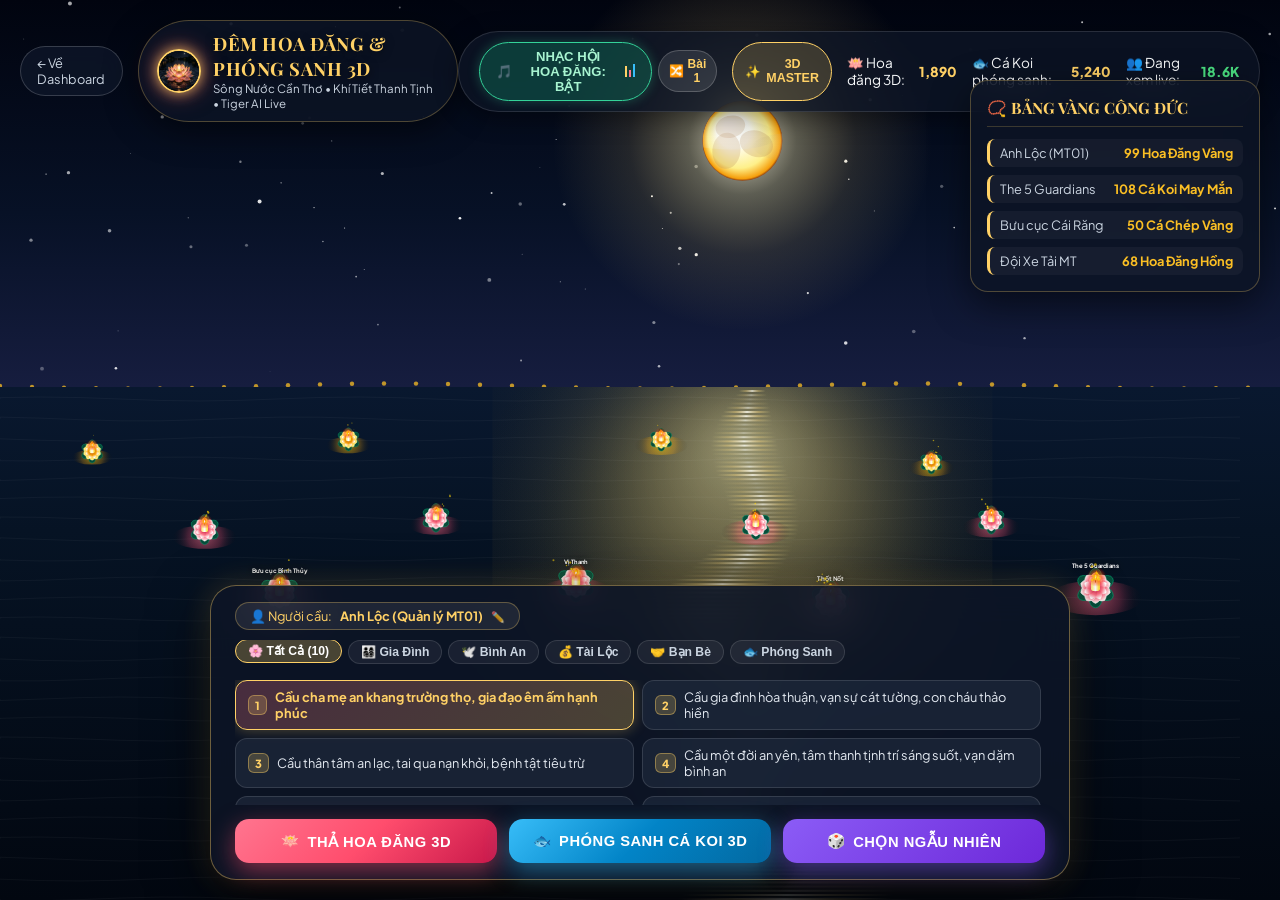
<file: templates/hoa_dang_phong_sanh.html>
<!DOCTYPE html>
<html lang="vi">
<head>
    <meta charset="UTF-8">
    <meta name="viewport" content="width=device-width, initial-scale=1.0, maximum-scale=1.0, user-scalable=no">
    <title>Đêm Hoa Đăng & Phóng Sanh Sông Hậu 3D • Cần Thơ | Tiger AI</title>
    <link rel="icon" href="/static/img/hoa_sen_avatar.png" type="image/png">
    <link href="https://fonts.googleapis.com/css2?family=Plus+Jakarta+Sans:wght@300;400;600;700;800&family=Playfair+Display:ital,wght@0,600;0,800;1,600&display=swap" rel="stylesheet">
    <style>
        :root {
            --bg-dark: #050914;
            --gold-glow: #ffd166;
            --lotus-pink: #ff758f;
            --lotus-glow: rgba(255, 117, 143, 0.45);
            --water-deep: #06101e;
            --water-mid: #0b1a30;
            --card-glass: rgba(13, 21, 38, 0.78);
            --card-border: rgba(255, 209, 102, 0.28);
        }

        * {
            margin: 0;
            padding: 0;
            box-sizing: border-box;
            user-select: none;
        }

        body {
            font-family: 'Plus Jakarta Sans', sans-serif;
            background-color: var(--bg-dark);
            color: #f8fafc;
            overflow: hidden;
            height: 100vh;
            width: 100vw;
            position: relative;
        }

        /* Canvas toàn màn hình hiển thị thế giới 3D */
        #nightCanvas {
            position: absolute;
            top: 0;
            left: 0;
            width: 100%;
            height: 100%;
            z-index: 1;
        }

                @keyframes eqAnim {
            0% { height: 3px; }
            100% { height: 13px; }
        }
        .eq-paused .eq-bar {
            animation: none !important;
            height: 3px !important;
        }

        /* Overlay giao diện HUD */
        .hud-layer {
            position: absolute;
            top: 0;
            left: 0;
            width: 100%;
            height: 100%;
            z-index: 10;
            pointer-events: none;
            display: flex;
            flex-direction: column;
            justify-content: space-between;
            padding: 20px;
        }

        /* Header thanh tịnh */
        .header-bar {
            display: flex;
            justify-content: space-between;
            align-items: center;
            pointer-events: auto;
        }

        .brand-box {
            display: flex;
            align-items: center;
            gap: 12px;
            background: var(--card-glass);
            border: 1px solid var(--card-border);
            padding: 10px 18px;
            border-radius: 999px;
            backdrop-filter: blur(14px);
            box-shadow: 0 8px 32px rgba(0,0,0,0.5);
        }

        .brand-box img {
            width: 44px;
            height: 44px;
            border-radius: 50%;
            border: 2px solid #ffd166;
            box-shadow: 0 0 14px rgba(255, 209, 102, 0.8), 0 0 25px rgba(244, 63, 94, 0.5);
            object-fit: cover;
            animation: lotusGlowPulse 3s ease-in-out infinite;
        }

        @keyframes lotusGlowPulse {
            0%, 100% {
                box-shadow: 0 0 14px rgba(255, 209, 102, 0.8), 0 0 25px rgba(244, 63, 94, 0.5);
                transform: scale(1);
            }
            50% {
                box-shadow: 0 0 22px rgba(255, 215, 0, 0.95), 0 0 38px rgba(244, 63, 94, 0.75);
                transform: scale(1.06);
            }
        }

        .brand-title h1 {
            font-family: 'Playfair Display', serif;
            font-size: 1.15rem;
            color: #ffd166;
            margin: 0;
            letter-spacing: 0.5px;
            text-shadow: 0 2px 8px rgba(0,0,0,0.6);
        }

        .brand-title p {
            font-size: 0.72rem;
            color: #cbd5e1;
            margin: 0;
        }

        .stats-badge {
            display: flex;
            gap: 15px;
            background: var(--card-glass);
            border: 1px solid rgba(255,255,255,0.12);
            padding: 10px 20px;
            border-radius: 999px;
            backdrop-filter: blur(14px);
            font-size: 0.85rem;
            box-shadow: 0 6px 24px rgba(0,0,0,0.4);
        }

        .stat-item {
            display: flex;
            align-items: center;
            gap: 6px;
        }

        .stat-item strong {
            color: #ffd166;
            font-weight: 800;
        }

        /* Nút quay lại dashboard */
        .back-nav {
            background: rgba(15, 23, 42, 0.75);
            border: 1px solid rgba(255,255,255,0.18);
            color: #cbd5e1;
            padding: 8px 16px;
            border-radius: 999px;
            font-size: 0.8rem;
            cursor: pointer;
            text-decoration: none;
            display: inline-flex;
            align-items: center;
            gap: 6px;
            transition: all 0.2s;
            backdrop-filter: blur(10px);
        }
        .back-nav:hover {
            color: #fff;
            border-color: #ffd166;
            background: rgba(15, 23, 42, 0.95);
            transform: translateY(-1px);
        }

        /* Cột tương tác TikTok Live giả lập (Góc trái) */
        .tiktok-live-chat {
            position: absolute;
            bottom: 125px;
            left: 20px;
            width: 330px;
            max-height: 360px;
            overflow: hidden;
            pointer-events: auto;
            mask-image: linear-gradient(to top, black 85%, transparent 100%);
            display: flex;
            flex-direction: column-reverse;
            gap: 8px;
        }

        .chat-bubble {
            background: rgba(15, 23, 42, 0.75);
            border: 1px solid rgba(255,255,255,0.1);
            border-radius: 14px;
            padding: 8px 12px;
            backdrop-filter: blur(10px);
            font-size: 0.8rem;
            animation: slideInChat 0.35s ease-out;
            display: flex;
            align-items: flex-start;
            gap: 10px;
            box-shadow: 0 4px 16px rgba(0,0,0,0.3);
        }

        @keyframes slideInChat {
            from { opacity: 0; transform: translateY(15px); }
            to { opacity: 1; transform: translateY(0); }
        }

        .chat-avatar {
            width: 30px;
            height: 30px;
            border-radius: 50%;
            background: linear-gradient(135deg, #f59e0b, #d97706);
            color: #000;
            display: flex;
            align-items: center;
            justify-content: center;
            font-weight: 800;
            font-size: 0.75rem;
            flex-shrink: 0;
            box-shadow: 0 2px 8px rgba(245, 158, 11, 0.4);
        }

        .chat-content .user-name {
            color: #38bdf8;
            font-weight: 700;
            margin-right: 4px;
        }

        .chat-content .action-tag {
            color: #ffd166;
            font-size: 0.72rem;
            background: rgba(255, 209, 102, 0.15);
            padding: 2px 6px;
            border-radius: 4px;
            margin-left: 4px;
            font-weight: 600;
        }

        .chat-content .wish-text {
            color: #e2e8f0;
            margin-top: 3px;
            font-style: italic;
            line-height: 1.3;
        }

        /* Bảng Vàng Công Đức (Góc phải) */
        .honors-board {
            position: absolute;
            top: 80px;
            right: 20px;
            width: 290px;
            background: var(--card-glass);
            border: 1px solid var(--card-border);
            border-radius: 18px;
            padding: 16px;
            backdrop-filter: blur(14px);
            pointer-events: auto;
            box-shadow: 0 12px 36px rgba(0,0,0,0.5);
        }

        .honors-board h3 {
            font-family: 'Playfair Display', serif;
            font-size: 0.98rem;
            color: #ffd166;
            display: flex;
            align-items: center;
            gap: 8px;
            margin-bottom: 12px;
            border-bottom: 1px solid rgba(255,209,102,0.2);
            padding-bottom: 8px;
        }

        .honors-list {
            display: flex;
            flex-direction: column;
            gap: 8px;
            font-size: 0.8rem;
        }

        .honor-row {
            display: flex;
            justify-content: space-between;
            align-items: center;
            padding: 6px 10px;
            background: rgba(255,255,255,0.04);
            border-radius: 8px;
            border-left: 3px solid #ffd166;
        }

        .honor-row span {
            color: #cbd5e1;
        }

        .honor-row strong {
            color: #fbbf24;
        }

        /* Thanh điều khiển chính (Bottom Dock) - Tối Ưu Cho TikTok Live */
        .bottom-action-dock {
            pointer-events: auto;
            margin: 0 auto;
            width: 100%;
            max-width: 920px;
            background: rgba(13, 21, 38, 0.92);
            border: 1px solid rgba(255, 209, 102, 0.45);
            border-radius: 24px;
            padding: 14px 20px;
            backdrop-filter: blur(20px);
            display: flex;
            flex-direction: column;
            gap: 12px;
            box-shadow: 0 20px 60px rgba(0,0,0,0.7), 0 0 30px rgba(255, 209, 102, 0.2);
        }

        .dock-header-row {
            display: flex;
            justify-content: space-between;
            align-items: center;
            flex-wrap: wrap;
            gap: 10px;
        }

        .sender-pill {
            display: flex;
            align-items: center;
            gap: 8px;
            background: rgba(255,255,255,0.08);
            border: 1px solid rgba(255, 209, 102, 0.3);
            border-radius: 999px;
            padding: 5px 14px;
            font-size: 0.8rem;
            color: #ffd166;
            cursor: pointer;
            transition: all 0.2s;
        }
        .sender-pill:hover {
            background: rgba(255, 209, 102, 0.15);
            border-color: #ffd166;
        }

        .category-tabs {
            display: flex;
            gap: 6px;
            overflow-x: auto;
            padding-bottom: 2px;
        }

        .cat-tab {
            background: rgba(255,255,255,0.06);
            border: 1px solid rgba(255,255,255,0.12);
            color: #cbd5e1;
            padding: 4px 12px;
            border-radius: 999px;
            font-size: 0.76rem;
            cursor: pointer;
            white-space: nowrap;
            transition: all 0.2s;
            font-weight: 600;
        }
        .cat-tab:hover, .cat-tab.active {
            background: rgba(255, 209, 102, 0.25);
            border-color: #ffd166;
            color: #fff;
            transform: translateY(-1px);
        }

        /* Khung chọn câu chúc nhanh (Quick Wish Grid) */
        .wishes-grid {
            display: grid;
            grid-template-columns: repeat(auto-fill, minmax(280px, 1fr));
            gap: 8px;
            max-height: 125px;
            overflow-y: auto;
            padding-right: 4px;
        }
        .wishes-grid::-webkit-scrollbar {
            width: 4px;
        }
        .wishes-grid::-webkit-scrollbar-thumb {
            background: rgba(255, 209, 102, 0.3);
            border-radius: 4px;
        }

        .wish-chip {
            background: rgba(30, 41, 59, 0.75);
            border: 1px solid rgba(255, 255, 255, 0.12);
            border-radius: 12px;
            padding: 8px 12px;
            font-size: 0.8rem;
            color: #e2e8f0;
            cursor: pointer;
            display: flex;
            align-items: center;
            gap: 8px;
            transition: all 0.2s cubic-bezier(0.175, 0.885, 0.32, 1.275);
            text-align: left;
            line-height: 1.25;
        }
        .wish-chip:hover {
            background: rgba(51, 65, 85, 0.9);
            border-color: #ffd166;
            color: #fff;
            transform: translateY(-1px);
        }
        .wish-chip.selected {
            background: linear-gradient(135deg, rgba(255, 117, 143, 0.25), rgba(255, 209, 102, 0.25));
            border-color: #ffd166;
            color: #ffd166;
            font-weight: 700;
            box-shadow: 0 0 14px rgba(255, 209, 102, 0.3);
        }
        .wish-key-badge {
            background: rgba(255, 209, 102, 0.2);
            color: #ffd166;
            font-size: 0.7rem;
            font-weight: 800;
            padding: 2px 6px;
            border-radius: 6px;
            flex-shrink: 0;
            border: 1px solid rgba(255, 209, 102, 0.4);
        }
        .bottom-action-dock {
            pointer-events: auto;
            margin: 0 auto;
            width: 100%;
            max-width: 860px;
            background: rgba(13, 21, 38, 0.88);
            border: 1px solid rgba(255, 209, 102, 0.4);
            border-radius: 26px;
            padding: 16px 24px;
            backdrop-filter: blur(20px);
            display: flex;
            flex-direction: column;
            gap: 14px;
            box-shadow: 0 20px 60px rgba(0,0,0,0.7), 0 0 30px rgba(255, 209, 102, 0.2);
        }

        .inputs-row {
            display: flex;
            gap: 14px;
        }

        .input-group {
            flex: 1;
            position: relative;
        }

        .input-group input {
            width: 100%;
            padding: 12px 18px;
            background: rgba(30, 41, 59, 0.75);
            border: 1px solid rgba(255,255,255,0.18);
            border-radius: 14px;
            color: #fff;
            font-size: 0.9rem;
            outline: none;
            transition: all 0.25s;
        }

        .input-group input:focus {
            border-color: #ffd166;
            background: rgba(30, 41, 59, 0.95);
            box-shadow: 0 0 14px rgba(255, 209, 102, 0.4);
        }

        .buttons-row {
            display: flex;
            gap: 12px;
        }

        .btn-action {
            flex: 1;
            padding: 13px 20px;
            border-radius: 14px;
            font-weight: 700;
            font-size: 0.92rem;
            cursor: pointer;
            border: none;
            display: flex;
            align-items: center;
            justify-content: center;
            gap: 8px;
            transition: all 0.25s cubic-bezier(0.175, 0.885, 0.32, 1.275);
            text-transform: uppercase;
            letter-spacing: 0.5px;
        }

        .btn-action:active {
            transform: scale(0.96);
        }

        .btn-hoa-dang {
            background: linear-gradient(135deg, #ff758f 0%, #ff4d6d 50%, #c9184a 100%);
            color: #fff;
            box-shadow: 0 8px 24px rgba(255, 77, 109, 0.5);
        }

        .btn-hoa-dang:hover {
            box-shadow: 0 10px 30px rgba(255, 77, 109, 0.7);
            transform: translateY(-2px);
        }

        .btn-phong-sanh {
            background: linear-gradient(135deg, #38bdf8 0%, #0284c7 50%, #0369a1 100%);
            color: #fff;
            box-shadow: 0 8px 24px rgba(56, 189, 248, 0.45);
        }

        .btn-phong-sanh:hover {
            box-shadow: 0 10px 30px rgba(56, 189, 248, 0.65);
            transform: translateY(-2px);
        }

        .btn-chuong {
            flex: 0 0 150px;
            background: linear-gradient(135deg, #fbbf24 0%, #d97706 100%);
            color: #1e1b4b;
            box-shadow: 0 8px 24px rgba(251, 191, 36, 0.4);
        }

        .btn-chuong:hover {
            box-shadow: 0 10px 30px rgba(251, 191, 36, 0.6);
            transform: translateY(-2px);
        }

        /* Banner thông báo vạn sự bình an */
        .floating-announcement {
            position: absolute;
            top: 25%;
            left: 50%;
            transform: translate(-50%, -50%) scale(0.85);
            background: rgba(13, 21, 38, 0.92);
            border: 2px solid #ffd166;
            padding: 18px 32px;
            border-radius: 24px;
            text-align: center;
            pointer-events: none;
            opacity: 0;
            transition: all 0.5s cubic-bezier(0.175, 0.885, 0.32, 1.275);
            z-index: 50;
            box-shadow: 0 0 50px rgba(255, 209, 102, 0.5);
            backdrop-filter: blur(16px);
        }

        .floating-announcement.show {
            opacity: 1;
            transform: translate(-50%, -50%) scale(1);
        }

        .floating-announcement h2 {
            font-family: 'Playfair Display', serif;
            color: #ffd166;
            font-size: 1.45rem;
            margin-bottom: 4px;
        }

        .floating-announcement p {
            color: #e2e8f0;
            font-size: 0.98rem;
        }

        @media (max-width: 768px) {
            .honors-board { display: none; }
            .tiktok-live-chat { width: 250px; bottom: 175px; }
            .bottom-action-dock { padding: 12px; }
            .inputs-row { flex-direction: column; gap: 8px; }
            .buttons-row { flex-wrap: wrap; }
            .btn-action { min-width: 48%; }
            .btn-chuong { min-width: 100%; }
        }
    </style>
</head>
<body>
    <!-- Trình Phát Nhạc Hội Hoa Đăng Chân Thực (Acoustic MP3) -->
    <audio id="audioHoiHoaDang" loop preload="auto">
        <source src="/static/audio/hoi_hoa_dang_zen.mp3" type="audio/mpeg">
        <source src="/static/audio/hoi_hoa_dang_zen_2.mp3" type="audio/mpeg">
    </audio>

    <!-- Canvas mô phỏng dòng sông Hậu 3D, hoa đăng ngọc sen và cá chép bơi lội -->
    <canvas id="nightCanvas"></canvas>

    <!-- HUD Overlay -->
    <div class="hud-layer">
        
        <!-- Header -->
        <div class="header-bar">
            <div style="display: flex; align-items: center; gap: 15px;">
                <a href="/" class="back-nav">← Về Dashboard</a>
                <div class="brand-box">
                    <img src="/static/img/hoa_sen_avatar.png" alt="Tiger AI">
                    <div class="brand-title">
                        <h1>ĐÊM HOA ĐĂNG & PHÓNG SANH 3D</h1>
                        <p>Sông Nước Cần Thơ • Khí Tiết Thanh Tịnh • Tiger AI Live</p>
                    </div>
                </div>
            </div>

                        <div class="stats-badge">
                <!-- Nút Bật/Tắt & Đổi Nhạc Hội Hoa Đăng Thực Tế -->
                <div style="display: flex; align-items: center; gap: 6px;">
                    <button id="btnMusicToggle" onclick="toggleHoiHoaDangMusic()" style="background: rgba(16, 185, 129, 0.25); border: 1px solid #34d399; color: #a7f3d0; padding: 6px 16px; border-radius: 999px; font-weight: 700; cursor: pointer; font-size: 0.82rem; display: flex; align-items: center; gap: 8px; transition: all 0.25s; box-shadow: 0 0 12px rgba(52, 211, 153, 0.3);">
                        <span id="musicIcon">🎵</span>
                        <span id="musicText">NHẠC HỘI HOA ĐĂNG: BẬT</span>
                        <div id="equalizerBars" style="display: flex; gap: 2px; align-items: flex-end; height: 12px;">
                            <span class="eq-bar" style="width: 2px; height: 11px; background: #ffd166; animation: eqAnim 0.6s infinite alternate;"></span>
                            <span class="eq-bar" style="width: 2px; height: 7px; background: #ff758f; animation: eqAnim 0.4s infinite alternate 0.2s;"></span>
                            <span class="eq-bar" style="width: 2px; height: 13px; background: #38bdf8; animation: eqAnim 0.7s infinite alternate 0.4s;"></span>
                        </div>
                    </button>
                    <button onclick="switchHoiHoaDangTrack()" title="Đổi bài nhạc thiền khác" style="background: rgba(255,255,255,0.1); border: 1px solid rgba(255,255,255,0.2); color: #ffd166; padding: 6px 10px; border-radius: 999px; font-size: 0.75rem; cursor: pointer; font-weight: 700; display: flex; align-items: center; gap: 4px;">
                        <span>🔀</span> <span id="trackLabel">Bài 1</span>
                    </button>
                </div>
                <button onclick="open3DGallery()" style="background: rgba(255,209,102,0.18); border: 1px solid #ffd166; color: #ffd166; padding: 5px 12px; border-radius: 999px; font-weight: 700; cursor: pointer; font-size: 0.78rem; display: flex; align-items: center; gap: 5px;">
                    <span>✨</span> 3D MASTER
                </button>
                <div class="stat-item">
                    <span>🪷 Hoa đăng 3D:</span>
                    <strong id="counterLanterns">1,890</strong>
                </div>
                <div class="stat-item">
                    <span>🐟 Cá Koi phóng sanh:</span>
                    <strong id="counterFishes">5,240</strong>
                </div>
                <div class="stat-item">
                    <span>👥 Đang xem live:</span>
                    <strong style="color: #4ade80;">18.6K</strong>
                </div>
            </div>
        </div>

        <!-- Chat tương tác trực tiếp phong cách TikTok Live -->
        <div class="tiktok-live-chat" id="liveChatStream">
            <!-- Chat bubbles auto generated -->
        </div>

        <!-- Bảng Vàng Hồi Hướng Cầu Phúc -->
        <div class="honors-board">
            <h3>📿 BẢNG VÀNG CÔNG ĐỨC</h3>
            <div class="honors-list" id="honorsList">
                <div class="honor-row">
                    <span>Anh Lộc (MT01)</span>
                    <strong>99 Hoa Đăng Vàng</strong>
                </div>
                <div class="honor-row">
                    <span>The 5 Guardians</span>
                    <strong>108 Cá Koi May Mắn</strong>
                </div>
                <div class="honor-row">
                    <span>Bưu cục Cái Răng</span>
                    <strong>50 Cá Chép Vàng</strong>
                </div>
                <div class="honor-row">
                    <span>Đội Xe Tải MT</span>
                    <strong>68 Hoa Đăng Hồng</strong>
                </div>
            </div>
        </div>

        <!-- Thanh điều khiển tương tác Live: Bảng Lời Chúc Cầu Phúc Đa Dạng -->
        <div class="bottom-action-dock">
            <!-- Header của Dock: Tên người gửi & Bộ lọc chủ đề lời chúc -->
            <div class="dock-header-row">
                <div class="sender-pill" onclick="changeSenderName()" title="Bấm để đổi tên người cầu phúc">
                    <span>👤 Người cầu:</span>
                    <strong id="displaySenderName">Anh Lộc (Quản lý MT01)</strong>
                    <span style="font-size: 0.7rem; opacity: 0.7;">✏️</span>
                </div>

                <div class="category-tabs">
                    <button class="cat-tab active" onclick="filterWishes('all', this)">🌸 Tất Cả (10)</button>
                    <button class="cat-tab" onclick="filterWishes('family', this)">👨‍👩‍👧‍👦 Gia Đình</button>
                    <button class="cat-tab" onclick="filterWishes('peace', this)">🕊️ Bình An</button>
                    <button class="cat-tab" onclick="filterWishes('fortune', this)">💰 Tài Lộc</button>
                    <button class="cat-tab" onclick="filterWishes('friends', this)">🤝 Bạn Bè</button>
                    <button class="cat-tab" onclick="filterWishes('karma', this)">🐟 Phóng Sanh</button>
                </div>
            </div>

            <!-- Danh sách các câu chúc lựa chọn tương tác Live -->
            <div class="wishes-grid" id="wishesGrid">
                <!-- Rendered dynamically by JS -->
            </div>

            <!-- Các nút hành động chính: Thả Hoa Đăng 3D, Phóng Sanh Cá Koi 3D, Chọn Ngẫu Nhiên -->
            <div class="buttons-row">
                <button class="btn-action btn-hoa-dang" onclick="triggerReleaseLantern()">
                    <span>🪷</span> THẢ HOA ĐĂNG 3D
                </button>
                <button class="btn-action btn-phong-sanh" onclick="triggerReleaseFish()">
                    <span>🐟</span> PHÓNG SANH CÁ KOI 3D
                </button>
                <button class="btn-action" onclick="pickRandomWishAndTrigger()" style="background: linear-gradient(135deg, #8b5cf6, #6d28d9); color: #fff; box-shadow: 0 8px 24px rgba(139, 92, 246, 0.45);" title="Tự động chọn 1 câu chúc ngẫu nhiên cho người xem trên Live">
                    <span>🎲</span> CHỌN NGẪU NHIÊN
                </button>
            </div>
        </div>

    </div>

    <!-- Thông báo nổi bật -->
    <div class="floating-announcement" id="announceBox">
        <h2 id="announceTitle">VẠN SỰ BÌNH AN</h2>
        <p id="announceSub">Lời chúc nguyện đã hòa vào dòng sông Hậu hiền hòa</p>
    </div>

    <script>
                // ========================================================
        // 5. KHO CÂU CHÚC CẦU PHÚC ĐA DẠNG CHO TƯƠNG TÁC LIVE
        // Bao gồm: Gia Đình, Bình An, Tài Lộc, Bạn Bè, Phóng Sanh
        // ========================================================
        const allWishes = [
            { id: 1, key: '1', cat: 'family', text: 'Cầu cha mẹ an khang trường thọ, gia đạo êm ấm hạnh phúc' },
            { id: 2, key: '2', cat: 'family', text: 'Cầu gia đình hòa thuận, vạn sự cát tường, con cháu thảo hiền' },
            { id: 3, key: '3', cat: 'peace',  text: 'Cầu thân tâm an lạc, tai qua nạn khỏi, bệnh tật tiêu trừ' },
            { id: 4, key: '4', cat: 'peace',  text: 'Cầu một đời an yên, tâm thanh tịnh trí sáng suốt, vạn dặm bình an' },
            { id: 5, key: '5', cat: 'fortune', text: 'Cầu công danh thăng tiến, buôn may bán đắt, tài lộc dồi dào' },
            { id: 6, key: '6', cat: 'fortune', text: 'Cầu thuận buồm xuôi gió, khách thương ủng hộ, vượt mốc chỉ tiêu KPI' },
            { id: 7, key: '7', cat: 'friends', text: 'Cầu bạn bè chân tình, đồng đội gắn kết, tương trợ vạn sự hanh thông' },
            { id: 8, key: '8', cat: 'friends', text: 'Cầu anh em chiến hữu sức khỏe dồi dào, vạn dặm lái xe an toàn' },
            { id: 9, key: '9', cat: 'karma',  text: 'Phóng sinh cứu vạn vật, tiêu trừ nghiệp chướng, tăng trưởng phước lành' },
            { id: 10, key: '10', cat: 'karma', text: 'Hồi hướng công đức muôn phương, vạn loài tự do, chúng sinh an lạc' }
        ];

        let selectedWish = allWishes[0].text;
        let selectedWishId = 1;
        let currentSender = "Anh Lộc (Quản lý MT01)";

        function renderWishes(cat = 'all') {
            const grid = document.getElementById('wishesGrid');
            grid.innerHTML = '';
            
            const filtered = (cat === 'all') ? allWishes : allWishes.filter(w => w.cat === cat);
            filtered.forEach(w => {
                const chip = document.createElement('div');
                chip.className = `wish-chip ${w.id === selectedWishId ? 'selected' : ''}`;
                chip.onclick = () => selectWish(w.id, w.text, chip);
                chip.innerHTML = `
                    <span class="wish-key-badge">${w.key}</span>
                    <span>${w.text}</span>
                `;
                grid.appendChild(chip);
            });
        }

        function selectWish(id, text, elem) {
            selectedWishId = id;
            selectedWish = text;
            document.querySelectorAll('.wish-chip').forEach(c => c.classList.remove('selected'));
            if (elem) elem.classList.add('selected');
        }

        function filterWishes(cat, btn) {
            document.querySelectorAll('.cat-tab').forEach(b => b.classList.remove('active'));
            if (btn) btn.classList.add('active');
            renderWishes(cat);
        }

        function changeSenderName() {
            const newName = prompt("Nhập tên người cầu phúc trên Live:", currentSender);
            if (newName && newName.trim()) {
                currentSender = newName.trim();
                document.getElementById('displaySenderName').innerText = currentSender;
            }
        }

        function pickRandomWishAndTrigger() {
            const rand = allWishes[Math.floor(Math.random() * allWishes.length)];
            selectWish(rand.id, rand.text, null);
            renderWishes('all');
            
            // Ngẫu nhiên thả hoa đăng hoặc phóng sanh
            if (Math.random() < 0.5) {
                triggerReleaseLantern();
            } else {
                triggerReleaseFish();
            }
        }

        // Tự động nạp danh sách lời chúc khi tải trang
        renderWishes('all');

        // Lắng nghe phím tắt số 1 - 9 trên bàn phím để kích hoạt nhanh
        window.addEventListener('keydown', (e) => {
            const num = parseInt(e.key);
            if (num >= 1 && num <= 9) {
                const found = allWishes.find(w => w.id === num);
                if (found) {
                    selectWish(found.id, found.text, null);
                    renderWishes('all');
                    triggerReleaseLantern();
                }
            }
        });

        // ========================================================
                // ========================================================
        // 1. HỆ THỐNG NHẠC HỘI HOA ĐĂNG THU ÂM THỰC TẾ (CHỈ PHÁT 2 BẢN MP3 THUẦN KHIẾT)
        // Đã loại bỏ hoàn toàn các âm thanh tổng hợp cũ và tiếng drone điện tử
        // ========================================================
        let isMusicPlaying = false;
        const audioPlaylist = [
            { title: "Khúc 1 • Sáo Trúc Thiền Tịnh (Bình An)", src: "/static/audio/hoi_hoa_dang_zen.mp3" },
            { title: "Khúc 2 • Sông Nước An Nhiên (Tâm Tĩnh)", src: "/static/audio/hoi_hoa_dang_zen_2.mp3" }
        ];
        let currentTrackIdx = 0;

        function switchHoiHoaDangTrack() {
            currentTrackIdx = (currentTrackIdx + 1) % audioPlaylist.length;
            const audioElem = document.getElementById('audioHoiHoaDang');
            const trackItem = audioPlaylist[currentTrackIdx];
            
            document.getElementById('trackLabel').innerText = `Bài ${currentTrackIdx + 1}`;
            audioElem.src = trackItem.src;
            audioElem.load();
            
            if (isMusicPlaying) {
                audioElem.play().catch(e => console.log(e));
                showAnnouncement("🎶 ĐỔI KHÚC THIỀN HOA ĐĂNG", trackItem.title);
            }
        }

        function toggleHoiHoaDangMusic() {
            const audioElem = document.getElementById('audioHoiHoaDang');
            isMusicPlaying = !isMusicPlaying;

            const btn = document.getElementById('btnMusicToggle');
            const txt = document.getElementById('musicText');
            const eq = document.getElementById('equalizerBars');

            if (isMusicPlaying) {
                txt.innerText = "NHẠC HOA ĐĂNG: ĐANG PHÁT";
                btn.style.background = "rgba(16, 185, 129, 0.28)";
                btn.style.borderColor = "#34d399";
                btn.style.color = "#a7f3d0";
                eq.classList.remove('eq-paused');

                // Phát bản nhạc thu âm MP3 mộc mạc acoustic thuần khiết
                audioElem.volume = 0.85;
                audioElem.play().catch(err => console.log("Cần tương tác người dùng để phát âm thanh:", err));

                showAnnouncement("🎶 NHẠC HỘI HOA ĐĂNG ĐANG PHÁT", audioPlaylist[currentTrackIdx].title);
            } else {
                txt.innerText = "NHẠC HOA ĐĂNG: TẠM DỪNG";
                btn.style.background = "rgba(244, 63, 94, 0.22)";
                btn.style.borderColor = "#ff758f";
                btn.style.color = "#ffe4e6";
                eq.classList.add('eq-paused');

                audioElem.pause();
            }
        }

        // Tự động khởi động nhạc khi người dùng click tương tác đầu tiên trên trang
        window.addEventListener('click', function autoStartMusicOnce() {
            if (!isMusicPlaying) {
                toggleHoiHoaDangMusic();
            }
            window.removeEventListener('click', autoStartMusicOnce);
        }, { once: true });


        // 1. ÂM THANH THIỀN: CHUÔNG ĐỒNG & NƯỚC RÓC RÁCH (WEB AUDIO API)
        // ========================================================
        const AudioContext = window.AudioContext || window.webkitAudioContext;
        let audioCtx = null;

        function initAudio() {
            if (!audioCtx) audioCtx = new AudioContext();
            if (audioCtx.state === 'suspended') audioCtx.resume();
        }

        function playBellSound() {
            // Đã tắt hoàn toàn tiếng ting ting chói tai, giữ trọn vẹn không gian nhạc thiền êm ái
        }

        function playSplashSound() {
            initAudio();
            const now = audioCtx.currentTime;
            const bufferSize = audioCtx.sampleRate * 0.45;
            const buffer = audioCtx.createBuffer(1, bufferSize, audioCtx.sampleRate);
            const data = buffer.getChannelData(0);
            for (let i = 0; i < bufferSize; i++) {
                data[i] = (Math.random() * 2 - 1) * Math.exp(-i / (bufferSize * 0.25));
            }
            const noise = audioCtx.createBufferSource();
            noise.buffer = buffer;
            const filter = audioCtx.createBiquadFilter();
            filter.type = 'lowpass';
            filter.frequency.setValueAtTime(900, now);
            filter.frequency.exponentialRampToValueAtTime(180, now + 0.4);
            const gain = audioCtx.createGain();
            gain.gain.setValueAtTime(0.45, now);
            gain.gain.exponentialRampToValueAtTime(0.01, now + 0.4);
            noise.connect(filter);
            filter.connect(gain);
            gain.connect(audioCtx.destination);
            noise.start(now);
        }

        // ========================================================
        // 2. CANVAS ENGINE: THẾ GIỚI 3D SÔNG HẬU, HOA ĐĂNG & CÁ KOI
        // ========================================================
        const canvas = document.getElementById('nightCanvas');
        const ctx = canvas.getContext('2d');

        let width = canvas.width = window.innerWidth;
        let height = canvas.height = window.innerHeight;

        window.addEventListener('resize', () => {
            width = canvas.width = window.innerWidth;
            height = canvas.height = window.innerHeight;
            initStars();
        });

        // Sao đêm
        let stars = [];
        function initStars() {
            stars = [];
            for (let i = 0; i < 90; i++) {
                stars.push({
                    x: Math.random() * width,
                    y: Math.random() * (height * 0.42),
                    radius: Math.random() * 1.6 + 0.4,
                    alpha: Math.random() * 0.8 + 0.2,
                    twinkleSpeed: Math.random() * 0.03 + 0.01
                });
            }
        }
        initStars();

        const lanterns = [];
        const fishes = [];
        const ripples = [];
        const embers = []; // Hạt than hồng bay lên từ ngọn nến

        // ========================================================
        // MODEL 3D HOA ĐĂNG ĐA TẦNG CÁNH SEN (3D VOLUMETRIC LOTUS)
        // ========================================================
        class LotusLantern3D {
            constructor(x, y, name, wish, isGolden = false) {
                this.x = x || (width * 0.15 + Math.random() * width * 0.7);
                this.y = y || (height * 0.62 + Math.random() * 70);
                this.name = name || "Phật tử";
                this.wish = wish || "Vạn sự bình an";
                this.speedX = (Math.random() - 0.5) * 0.8; // Trôi nhẹ tản đều hai bên dòng
                this.speedY = -0.58 - Math.random() * 0.42; // Trôi dần vào xa xăm thanh thoát
                this.size = 52 + Math.random() * 14;
                this.flicker = Math.random() * Math.PI * 2;
                this.isGolden = isGolden;
                this.alpha = 1;
                this.bobPhase = Math.random() * Math.PI * 2; // Nhấp nhô sóng nước
            }

            update() {
                this.bobPhase += 0.04;
                this.x += this.speedX + Math.sin(this.bobPhase) * 0.3;
                this.y += this.speedY;
                this.flicker += 0.12;

                // Tỷ lệ nhỏ dần tạo phối cảnh 3D xa gần
                this.scale = Math.max(0.32, (this.y - (height * 0.38)) / (height * 0.5));
                if (this.y < height * 0.48) {
                    this.alpha -= 0.008;
                }

                // Nhả tàn nến bay lên trời
                if (Math.random() < 0.25 && this.alpha > 0.3) {
                    embers.push({
                        x: this.x + (Math.random() - 0.5) * 6,
                        y: this.y - 15 * this.scale,
                        speedY: -0.8 - Math.random() * 0.8,
                        speedX: (Math.random() - 0.5) * 0.5,
                        size: (Math.random() * 1.5 + 1) * this.scale,
                        alpha: 0.9
                    });
                }
            }

            draw() {
                if (this.alpha <= 0) return;
                ctx.save();
                ctx.globalAlpha = Math.max(0, this.alpha);
                const bobOffset = Math.sin(this.bobPhase) * 3;
                ctx.translate(this.x, this.y + bobOffset);
                ctx.scale(this.scale, this.scale);

                const glowSize = 35 + Math.sin(this.flicker) * 6;

                // 1. Vệt sáng phản chiếu lung linh dưới nước
                const waterGlow = ctx.createRadialGradient(0, 15, 3, 0, 18, glowSize * 2.2);
                waterGlow.addColorStop(0, this.isGolden ? 'rgba(255, 215, 0, 0.55)' : 'rgba(255, 117, 143, 0.55)');
                waterGlow.addColorStop(0.5, this.isGolden ? 'rgba(255, 170, 0, 0.25)' : 'rgba(255, 77, 109, 0.25)');
                waterGlow.addColorStop(1, 'rgba(0,0,0,0)');
                ctx.fillStyle = waterGlow;
                ctx.beginPath();
                ctx.ellipse(0, 18, glowSize * 2.2, glowSize * 0.8, 0, 0, Math.PI * 2);
                ctx.fill();

                // 2. Tầng lá sen xanh ngọc làm đế đỡ (Outer Lotus Base)
                ctx.fillStyle = '#064e3b';
                ctx.strokeStyle = '#059669';
                ctx.lineWidth = 1.2;
                for (let i = 0; i < 6; i++) {
                    ctx.save();
                    ctx.rotate((i * Math.PI) / 3);
                    ctx.beginPath();
                    ctx.ellipse(0, 18, 12, 18, 0, 0, Math.PI * 2);
                    ctx.fill();
                    ctx.stroke();
                    ctx.restore();
                }

                // 3. Tầng cánh sen bên ngoài nở rộng (Tier 1 Outer Petals - 8 cánh)
                const cBase = this.isGolden ? '#d97706' : '#9f1239';
                const cMid = this.isGolden ? '#fbbf24' : '#f43f5e';
                const cTip = this.isGolden ? '#fef08a' : '#ffe4e6';

                for (let i = 0; i < 10; i++) {
                    ctx.save();
                    ctx.rotate((i * Math.PI * 2) / 10);
                    const grad = ctx.createLinearGradient(0, 0, 0, -26);
                    grad.addColorStop(0, cBase);
                    grad.addColorStop(0.5, cMid);
                    grad.addColorStop(1, cTip);
                    ctx.fillStyle = grad;
                    ctx.strokeStyle = this.isGolden ? '#fef08a' : '#fff';
                    ctx.lineWidth = 1;
                    ctx.beginPath();
                    ctx.moveTo(0, 0);
                    ctx.bezierCurveTo(-14, -10, -12, -24, 0, -28);
                    ctx.bezierCurveTo(12, -24, 14, -10, 0, 0);
                    ctx.fill();
                    ctx.stroke();
                    ctx.restore();
                }

                // 4. Tầng cánh sen giữa dựng đứng (Tier 2 Inner Petals - 8 cánh)
                for (let i = 0; i < 8; i++) {
                    ctx.save();
                    ctx.rotate(((i + 0.5) * Math.PI * 2) / 8);
                    const grad2 = ctx.createLinearGradient(0, 0, 0, -20);
                    grad2.addColorStop(0, this.isGolden ? '#b45309' : '#be123c');
                    grad2.addColorStop(0.6, this.isGolden ? '#f59e0b' : '#fb7185');
                    grad2.addColorStop(1, '#ffffff');
                    ctx.fillStyle = grad2;
                    ctx.beginPath();
                    ctx.moveTo(0, 0);
                    ctx.bezierCurveTo(-10, -8, -8, -18, 0, -22);
                    ctx.bezierCurveTo(8, -18, 10, -8, 0, 0);
                    ctx.fill();
                    ctx.restore();
                }

                // 5. Cây nến trụ tròn 3D & Tim nến (Beeswax Candle Cylinder)
                const candleGrad = ctx.createLinearGradient(-6, 0, 6, 0);
                candleGrad.addColorStop(0, '#fef08a');
                candleGrad.addColorStop(0.5, '#ffffff');
                candleGrad.addColorStop(1, '#fde047');
                ctx.fillStyle = candleGrad;
                ctx.beginPath();
                ctx.ellipse(0, 2, 8, 4, 0, 0, Math.PI * 2);
                ctx.fill();
                ctx.fillRect(-8, -10, 16, 12);
                ctx.beginPath();
                ctx.ellipse(0, -10, 8, 4, 0, 0, Math.PI * 2);
                ctx.fill();

                // Bấc nến
                ctx.strokeStyle = '#78350f';
                ctx.lineWidth = 1.5;
                ctx.beginPath();
                ctx.moveTo(0, -10);
                ctx.lineTo(0, -16);
                ctx.stroke();

                // 6. Ngọn lửa bập bùng sống động (3D Volumetric Flame)
                const flameHeight = 16 + Math.sin(this.flicker * 3) * 3;
                const flameTilt = Math.sin(this.flicker * 2) * 2;
                
                // Quầng sáng ngoài
                const flameAura = ctx.createRadialGradient(flameTilt, -20, 2, flameTilt, -20, 18);
                flameAura.addColorStop(0, 'rgba(255, 234, 0, 0.9)');
                flameAura.addColorStop(0.4, 'rgba(255, 84, 0, 0.6)');
                flameAura.addColorStop(1, 'rgba(255, 0, 0, 0)');
                ctx.fillStyle = flameAura;
                ctx.beginPath();
                ctx.arc(flameTilt, -20, 18, 0, Math.PI * 2);
                ctx.fill();

                // Ngọn lửa hình giọt nước
                ctx.fillStyle = '#ff7b00';
                ctx.beginPath();
                ctx.moveTo(0, -14);
                ctx.quadraticCurveTo(-6, -20, flameTilt, -14 - flameHeight);
                ctx.quadraticCurveTo(6, -20, 0, -14);
                ctx.fill();

                // Lõi trắng sáng
                ctx.fillStyle = '#ffffff';
                ctx.beginPath();
                ctx.moveTo(0, -15);
                ctx.quadraticCurveTo(-3, -20, flameTilt * 0.5, -14 - flameHeight * 0.6);
                ctx.quadraticCurveTo(3, -20, 0, -15);
                ctx.fill();

                // 7. Nhãn tên người thả hoa đăng gắn nổi 3D
                if (this.scale > 0.45) {
                    ctx.font = 'bold 11px Plus Jakarta Sans, sans-serif';
                    ctx.textAlign = 'center';
                    ctx.fillStyle = '#ffffff';
                    ctx.shadowColor = 'rgba(0,0,0,0.95)';
                    ctx.shadowBlur = 8;
                    ctx.fillText(this.name, 0, -36);
                    ctx.shadowBlur = 0;
                }

                ctx.restore();
            }
        }

        // ========================================================
        // MODEL 3D CÁ KOI UỐN LƯỢN ĐA ĐỐT XƯƠNG (ARTICULATED 3D KOI)
        // ========================================================
        class ArticulatedKoi3D {
            constructor(x, y, name, breed = 'kohaku') {
                this.x = x || (width * 0.2 + Math.random() * width * 0.6);
                this.y = y || (height * 0.65 + Math.random() * 60);
                this.name = name || "Người phóng sanh";
                this.breed = breed; // 'kohaku' (đỏ-trắng), 'ogon' (vàng kim), 'sanke' (tam thể)
                this.angle = -Math.PI / 2 + (Math.random() - 0.5) * 1.2;
                this.targetAngle = this.angle;
                this.speed = 2.4 + Math.random() * 1.2;
                this.size = 46 + Math.random() * 14; // Kích thước cá
                this.alpha = 1;
                this.depth = 1; // Độ sâu lặn
                this.swimCycle = Math.random() * Math.PI * 2;
                this.swimFreq = 0.18 + Math.random() * 0.05;

                // Xương sống 10 đốt (10 Spine Segments for Inverse Kinematics)
                this.numSegments = 10;
                this.spine = [];
                for (let i = 0; i < this.numSegments; i++) {
                    this.spine.push({
                        x: this.x - Math.cos(this.angle) * i * (this.size * 0.18),
                        y: this.y - Math.sin(this.angle) * i * (this.size * 0.18),
                        angle: this.angle
                    });
                }
            }

            update() {
                this.swimCycle += this.swimFreq;

                // Đổi hướng bơi tự nhiên lượn sóng
                if (Math.random() < 0.03) {
                    this.targetAngle += (Math.random() - 0.5) * 0.8;
                }
                this.angle += (this.targetAngle - this.angle) * 0.05;

                // Di chuyển đầu cá
                this.x += Math.cos(this.angle) * this.speed;
                this.y += Math.sin(this.angle) * this.speed;
                this.alpha -= 0.005; // Lặn dần vào bóng nước sâu
                this.depth += 0.01;

                // Cập nhật đốt xương đầu tiên
                this.spine[0].x = this.x;
                this.spine[0].y = this.y;
                this.spine[0].angle = this.angle;

                // Đuôi quẫy uốn lượn lan truyền dọc sống lưng (Sinusoidal Wave Spine Propagation)
                const segDist = this.size * 0.16;
                for (let i = 1; i < this.numSegments; i++) {
                    const waveOffset = Math.sin(this.swimCycle - i * 0.5) * (i * 1.2);
                    const prev = this.spine[i - 1];
                    const dx = this.spine[i].x - prev.x;
                    const dy = this.spine[i].y - prev.y;
                    let segAngle = Math.atan2(dy, dx);
                    
                    this.spine[i].x = prev.x + Math.cos(segAngle) * segDist + Math.cos(segAngle + Math.PI / 2) * waveOffset * 0.15;
                    this.spine[i].y = prev.y + Math.sin(segAngle) * segDist + Math.sin(segAngle + Math.PI / 2) * waveOffset * 0.15;
                    this.spine[i].angle = segAngle;
                }

                // Gợn sóng nước lăn tăn sau đuôi cá
                if (Math.random() < 0.18) {
                    const tail = this.spine[this.numSegments - 1];
                    ripples.push({
                        x: tail.x,
                        y: tail.y,
                        radius: 5,
                        maxRadius: 28,
                        alpha: 0.55
                    });
                }
            }

            draw() {
                if (this.alpha <= 0) return;
                ctx.save();
                ctx.globalAlpha = Math.max(0, this.alpha);

                // Độ rộng thân cá dọc 10 đốt (Body Profile)
                const widths = [0.8, 1.0, 1.15, 1.2, 1.1, 0.95, 0.75, 0.55, 0.38, 0.22];

                // Bảng màu giống cá Koi
                let colorBase, colorPatch;
                if (this.breed === 'kohaku') {
                    colorBase = '#f8fafc'; // Trắng ngọc
                    colorPatch = '#ea580c'; // Đỏ cam rực rỡ
                } else if (this.breed === 'ogon') {
                    colorBase = '#fbbf24'; // Hoàng kim
                    colorPatch = '#d97706'; // Vàng đậm kim loại
                } else {
                    colorBase = '#ffffff'; // Sanke
                    colorPatch = '#dc2626'; // Đỏ son
                }

                // 1. Bóng đổ cá dưới đáy nước tạo độ sâu 3D (Underwater Drop Shadow)
                ctx.save();
                ctx.translate(8, 14);
                ctx.fillStyle = 'rgba(0, 0, 0, 0.45)';
                ctx.beginPath();
                for (let i = 0; i < this.numSegments; i++) {
                    const s = this.spine[i];
                    const w = widths[i] * (this.size * 0.35);
                    if (i === 0) ctx.moveTo(s.x, s.y);
                    else ctx.lineTo(s.x + Math.cos(s.angle + Math.PI / 2) * w, s.y + Math.sin(s.angle + Math.PI / 2) * w);
                }
                for (let i = this.numSegments - 1; i >= 0; i--) {
                    const s = this.spine[i];
                    const w = widths[i] * (this.size * 0.35);
                    ctx.lineTo(s.x - Math.cos(s.angle + Math.PI / 2) * w, s.y - Math.sin(s.angle + Math.PI / 2) * w);
                }
                ctx.closePath();
                ctx.fill();
                ctx.restore();

                // 2. Vây ngực đôi mỏng như lụa đập nước (Translucent Pectoral Fins)
                const head = this.spine[0];
                const finSway = Math.sin(this.swimCycle) * 0.35;
                for (let side of [-1, 1]) {
                    ctx.save();
                    ctx.translate(head.x, head.y);
                    ctx.rotate(this.angle + (Math.PI / 2) * side + (side * 0.4) + (side * finSway));
                    
                    const finGrad = ctx.createLinearGradient(0, 0, 0, this.size * 0.7);
                    finGrad.addColorStop(0, 'rgba(255, 255, 255, 0.85)');
                    finGrad.addColorStop(0.5, this.breed === 'ogon' ? 'rgba(251, 191, 36, 0.65)' : 'rgba(255, 125, 150, 0.65)');
                    finGrad.addColorStop(1, 'rgba(255, 255, 255, 0.15)');
                    ctx.fillStyle = finGrad;
                    
                    ctx.beginPath();
                    ctx.moveTo(0, 0);
                    ctx.bezierCurveTo(this.size * 0.3, this.size * 0.3, this.size * 0.35, this.size * 0.6, 0, this.size * 0.75);
                    ctx.bezierCurveTo(-this.size * 0.2, this.size * 0.5, -this.size * 0.1, this.size * 0.2, 0, 0);
                    ctx.fill();
                    ctx.restore();
                }

                // 3. Đuôi cá xòe lụa bồng bềnh uốn lượn (Flowing Caudal Tail Fin)
                const tailSeg = this.spine[this.numSegments - 1];
                ctx.save();
                ctx.translate(tailSeg.x, tailSeg.y);
                ctx.rotate(tailSeg.angle + Math.PI);
                const tailWave = Math.sin(this.swimCycle * 1.2) * 8;
                
                const tailGrad = ctx.createLinearGradient(0, 0, 0, this.size * 0.9);
                tailGrad.addColorStop(0, 'rgba(255, 255, 255, 0.9)');
                tailGrad.addColorStop(0.5, this.breed === 'ogon' ? 'rgba(251, 191, 36, 0.7)' : 'rgba(234, 88, 12, 0.7)');
                tailGrad.addColorStop(1, 'rgba(255, 255, 255, 0.2)');
                ctx.fillStyle = tailGrad;

                ctx.beginPath();
                ctx.moveTo(0, 0);
                ctx.bezierCurveTo(-14 + tailWave, this.size * 0.4, -18 + tailWave, this.size * 0.8, 0, this.size * 0.95);
                ctx.bezierCurveTo(18 + tailWave, this.size * 0.8, 14 + tailWave, this.size * 0.4, 0, 0);
                ctx.fill();
                ctx.restore();

                // 4. Thân cá 3D nguyên khối bọc quanh xương sống (Volumetric 3D Torso)
                ctx.beginPath();
                // Nửa phải thân cá
                for (let i = 0; i < this.numSegments; i++) {
                    const s = this.spine[i];
                    const w = widths[i] * (this.size * 0.36);
                    const px = s.x + Math.cos(s.angle + Math.PI / 2) * w;
                    const py = s.y + Math.sin(s.angle + Math.PI / 2) * w;
                    if (i === 0) ctx.moveTo(px, py);
                    else ctx.lineTo(px, py);
                }
                // Bo tròn chóp đuôi
                const last = this.spine[this.numSegments - 1];
                ctx.lineTo(last.x, last.y);
                // Nửa trái thân cá
                for (let i = this.numSegments - 1; i >= 0; i--) {
                    const s = this.spine[i];
                    const w = widths[i] * (this.size * 0.36);
                    const px = s.x - Math.cos(s.angle + Math.PI / 2) * w;
                    const py = s.y - Math.sin(s.angle + Math.PI / 2) * w;
                    ctx.lineTo(px, py);
                }
                // Bo tròn đầu cá
                ctx.closePath();

                // Đổ bóng gradient hình trụ 3D (Cylindrical Lighting)
                const bodyGrad = ctx.createLinearGradient(
                    head.x + Math.cos(this.angle + Math.PI / 2) * 12,
                    head.y + Math.sin(this.angle + Math.PI / 2) * 12,
                    head.x - Math.cos(this.angle + Math.PI / 2) * 12,
                    head.y - Math.sin(this.angle + Math.PI / 2) * 12
                );
                bodyGrad.addColorStop(0, colorBase);
                bodyGrad.addColorStop(0.3, '#ffffff');
                bodyGrad.addColorStop(1, '#cbd5e1');
                ctx.fillStyle = bodyGrad;
                ctx.fill();

                // 5. Đốm màu đặc trưng giống cá Koi Nhật Bản (Vibrant Koi Markings)
                ctx.fillStyle = colorPatch;
                for (let i = 1; i < 7; i += 2) {
                    const seg = this.spine[i];
                    const w = widths[i] * (this.size * 0.28);
                    ctx.beginPath();
                    ctx.ellipse(seg.x, seg.y, w, w * 0.8, seg.angle, 0, Math.PI * 2);
                    ctx.fill();
                }

                // 6. Mắt cá & râu cá chép (Eyes & Whisker Barbels)
                ctx.fillStyle = '#0f172a';
                for (let side of [-1, 1]) {
                    const eyeX = head.x + Math.cos(this.angle) * 5 + Math.cos(this.angle + Math.PI / 2) * (side * 6);
                    const eyeY = head.y + Math.sin(this.angle) * 5 + Math.sin(this.angle + Math.PI / 2) * (side * 6);
                    ctx.beginPath();
                    ctx.arc(eyeX, eyeY, 2.2, 0, Math.PI * 2);
                    ctx.fill();
                }

                // 7. Nhãn tên người phóng sanh
                ctx.font = 'bold 11px Plus Jakarta Sans, sans-serif';
                ctx.textAlign = 'center';
                ctx.fillStyle = '#38bdf8';
                ctx.shadowColor = 'rgba(0,0,0,0.95)';
                ctx.shadowBlur = 8;
                ctx.fillText(`🐟 ${this.name}`, head.x, head.y - this.size * 0.6);
                ctx.shadowBlur = 0;

                ctx.restore();
            }
        }

        // Cập nhật tàn nến bay lên
        function updateDrawEmbers() {
            for (let i = embers.length - 1; i >= 0; i--) {
                const em = embers[i];
                em.x += em.speedX;
                em.y += em.speedY;
                em.alpha -= 0.012;
                if (em.alpha <= 0) {
                    embers.splice(i, 1);
                    continue;
                }
                ctx.save();
                ctx.fillStyle = `rgba(255, 214, 10, ${em.alpha})`;
                ctx.beginPath();
                ctx.arc(em.x, em.y, em.size, 0, Math.PI * 2);
                ctx.fill();
                ctx.restore();
            }
        }

        // Vòng sóng nước (Ripples)
        function updateDrawRipples() {
            for (let i = ripples.length - 1; i >= 0; i--) {
                const r = ripples[i];
                r.radius += 0.8;
                r.alpha -= 0.014;
                if (r.alpha <= 0) {
                    ripples.splice(i, 1);
                    continue;
                }
                ctx.save();
                ctx.strokeStyle = `rgba(56, 189, 248, ${r.alpha * 0.55})`;
                ctx.lineWidth = 1.6;
                ctx.beginPath();
                ctx.ellipse(r.x, r.y, r.radius * 2.2, r.radius * 0.65, 0, 0, Math.PI * 2);
                ctx.stroke();
                ctx.restore();
            }
        }

        // ========================================================
        // VẼ PHONG CẢNH ĐÊM SÔNG HẬU, TRĂNG 3D VÀ ĐƯỜNG TRĂNG DÁT VÀNG
        // ========================================================
        function drawNightBackground() {
            const time = Date.now() * 0.001;
            const horizonY = height * 0.43;

            // 1. Trời đêm tĩnh lặng
            const skyGrad = ctx.createLinearGradient(0, 0, 0, horizonY);
            skyGrad.addColorStop(0, '#01040f');
            skyGrad.addColorStop(0.55, '#071126');
            skyGrad.addColorStop(1, '#161d3f');
            ctx.fillStyle = skyGrad;
            ctx.fillRect(0, 0, width, horizonY);

            // 2. Bầu trời đầy sao lấp lánh
            stars.forEach(s => {
                s.alpha += Math.sin(Date.now() * s.twinkleSpeed) * 0.015;
                ctx.fillStyle = `rgba(255, 255, 255, ${Math.abs(s.alpha)})`;
                ctx.beginPath();
                ctx.arc(s.x, s.y, s.radius, 0, Math.PI * 2);
                ctx.fill();
            });

            // 3. VẦNG TRĂNG 3D CÓ CHIỀU SÂU & HÀO QUANG (3D SPHERICAL TEXTURED MOON)
            // Vị trí trăng nằm lệch bên phải, cách bảng vàng một khoảng thoáng đẹp
            const moonX = width * 0.58;
            const moonFloatY = (height * 0.16) + Math.sin(time * 0.8) * 3.5; // Trăng thở nhịp nhàng
            const moonRadius = 40;

            // 3.1. Hào quang thiên giới tỏa rộng (Multi-tier Ethereal Halo)
            const haloGrad = ctx.createRadialGradient(moonX, moonFloatY, moonRadius * 0.5, moonX, moonFloatY, 190);
            haloGrad.addColorStop(0, 'rgba(255, 250, 224, 0.65)');
            haloGrad.addColorStop(0.2, 'rgba(255, 238, 170, 0.35)');
            haloGrad.addColorStop(0.55, 'rgba(255, 215, 120, 0.12)');
            haloGrad.addColorStop(1, 'rgba(255, 215, 120, 0)');
            ctx.fillStyle = haloGrad;
            ctx.beginPath();
            ctx.arc(moonX, moonFloatY, 190, 0, Math.PI * 2);
            ctx.fill();

            // 3.2. Quả cầu trăng 3D đổ bóng hình cầu (Spherical Shading)
            const sphereGrad = ctx.createRadialGradient(
                moonX - moonRadius * 0.35,
                moonFloatY - moonRadius * 0.35,
                moonRadius * 0.1,
                moonX,
                moonFloatY,
                moonRadius
            );
            sphereGrad.addColorStop(0, '#ffffff');       // Điểm sáng chói cực bắc
            sphereGrad.addColorStop(0.35, '#fffdf0');
            sphereGrad.addColorStop(0.75, '#fef08a');
            sphereGrad.addColorStop(0.96, '#f59e0b');
            sphereGrad.addColorStop(1, '#92400e');       // Viền tối rìa hình cầu
            ctx.fillStyle = sphereGrad;
            ctx.beginPath();
            ctx.arc(moonX, moonFloatY, moonRadius, 0, Math.PI * 2);
            ctx.fill();

            // 3.3. Chi tiết vân cung trăng 3D (Lunar Maria Basalt Plain Craters)
            ctx.save();
            ctx.beginPath();
            ctx.arc(moonX, moonFloatY, moonRadius, 0, Math.PI * 2);
            ctx.clip(); // Giới hạn bên trong hình cầu mặt trăng

            ctx.fillStyle = 'rgba(180, 130, 80, 0.25)';
            // Biển Mưa (Mare Imbrium)
            ctx.beginPath();
            ctx.ellipse(moonX - 12, moonFloatY - 14, 15, 11, -0.25, 0, Math.PI * 2);
            ctx.fill();
            // Biển Tĩnh Lặng (Mare Tranquillitatis)
            ctx.beginPath();
            ctx.ellipse(moonX + 14, moonFloatY + 3, 17, 13, 0.35, 0, Math.PI * 2);
            ctx.fill();
            // Biển Bão Tố (Oceanus Procellarum)
            ctx.beginPath();
            ctx.ellipse(moonX - 16, moonFloatY + 10, 14, 18, 0.1, 0, Math.PI * 2);
            ctx.fill();

            // 3.4. Làn mây bạc trôi nhẹ ngang qua vầng trăng tạo chiều sâu huyền ảo
            const cloudSpeed = time * 12;
            for (let c = 0; c < 3; c++) {
                const cX = moonX - 120 + ((c * 85 + cloudSpeed) % 280);
                const cY = moonFloatY - 10 + c * 14 + Math.sin(time + c) * 4;
                const cGrad = ctx.createRadialGradient(cX, cY, 5, cX, cY, 55);
                cGrad.addColorStop(0, 'rgba(255, 255, 255, 0.22)');
                cGrad.addColorStop(0.5, 'rgba(210, 230, 255, 0.1)');
                cGrad.addColorStop(1, 'rgba(0, 0, 0, 0)');
                ctx.fillStyle = cGrad;
                ctx.beginPath();
                ctx.ellipse(cX, cY, 55, 16, 0.05, 0, Math.PI * 2);
                ctx.fill();
            }
            ctx.restore();

            // 4. Ánh đèn cầu Cần Thơ & bờ sông lung linh
            ctx.fillStyle = 'rgba(251, 191, 36, 0.75)';
            for (let x = 0; x < width; x += 32) {
                const bY = horizonY - 1 + Math.sin(x * 0.012) * 2.5;
                ctx.beginPath();
                ctx.arc(x, bY, 2.2, 0, Math.PI * 2);
                ctx.fill();
            }

            // 5. Dòng sông Hậu mênh mông về đêm
            const riverGrad = ctx.createLinearGradient(0, horizonY, 0, height);
            riverGrad.addColorStop(0, '#09182f');
            riverGrad.addColorStop(0.28, '#061324');
            riverGrad.addColorStop(1, '#020710');
            ctx.fillStyle = riverGrad;
            ctx.fillRect(0, horizonY, width, height - horizonY);

            // 6. BÓNG TRĂNG DÁT VÀNG DI CHUYỂN SỐNG ĐỘNG TRÊN SÓNG NƯỚC (DYNAMIC MOON RIVER CAUSTICS)
            // 6.1. Hào quang trăng tự nhiên loãng mềm mại không có cạnh thô
            for (let layer = 0; layer < 3; layer++) {
                const spread = (layer + 1) * 45;
                const softGlow = ctx.createRadialGradient(moonX, horizonY + 60, 10, moonX, horizonY + 160, 220 + layer * 70);
                softGlow.addColorStop(0, 'rgba(255, 238, 160, 0.24)');
                softGlow.addColorStop(0.4, 'rgba(255, 215, 100, 0.1)');
                softGlow.addColorStop(1, 'rgba(0, 0, 0, 0)');
                ctx.fillStyle = softGlow;
                ctx.fillRect(moonX - 250, horizonY, 500, height - horizonY);
            }

            // 6.2. Hàng trăm dải sóng dát vàng bạc lấp lánh mềm mại uốn lượn tự nhiên
            for (let y = horizonY + 3; y < height; y += 4.2) {
                const progress = (y - horizonY) / (height - horizonY); // 0 (chân trời) -> 1 (đáy màn hình)
                
                // Độ rộng vệt trăng loang theo sóng tự nhiên (không dùng hình tam giác cứng)
                const organicSpread = Math.sin(y * 0.03 + time * 1.5) * 15;
                const bandWidth = (20 + Math.pow(progress, 0.8) * 190) + organicSpread;
                
                // Sóng uốn lượn di chuyển nhịp nhàng theo thời gian thực (Fluid Undulating Wave Shift)
                const waveShift = Math.sin(y * 0.035 - time * 2.2) * (10 + progress * 28)
                                + Math.cos(y * 0.015 + time * 1.4) * 14;
                
                const currentCenterX = moonX + waveShift;
                
                // Độ lấp lánh kim quang (Glinting Shimmer)
                const shimmer = Math.sin(y * 0.22 + time * 3.2) * 0.5 + 0.5;
                const alpha = (0.22 + shimmer * 0.68) * Math.max(0.15, 1 - Math.pow(progress, 1.4) * 0.65);
                
                const glintGrad = ctx.createLinearGradient(
                    currentCenterX - bandWidth / 2, y,
                    currentCenterX + bandWidth / 2, y
                );
                glintGrad.addColorStop(0, 'rgba(255, 235, 150, 0)');
                glintGrad.addColorStop(0.25, `rgba(255, 220, 130, ${alpha * 0.45})`);
                glintGrad.addColorStop(0.5, `rgba(255, 255, 245, ${alpha * 0.95})`); // Lõi trăng trắng bạc dát vàng
                glintGrad.addColorStop(0.75, `rgba(255, 220, 130, ${alpha * 0.45})`);
                glintGrad.addColorStop(1, 'rgba(255, 235, 150, 0)');
                
                ctx.fillStyle = glintGrad;
                ctx.fillRect(currentCenterX - bandWidth / 2, y, bandWidth, 2.0);
            }

            // 7. Gợn sóng lăn tăn toàn mặt sông
            ctx.strokeStyle = 'rgba(255, 255, 255, 0.04)';
            ctx.lineWidth = 1;
            for (let y = horizonY + 12; y < height; y += 20) {
                ctx.beginPath();
                ctx.moveTo(0, y);
                for (let x = 0; x < width; x += 40) {
                    ctx.lineTo(x, y + Math.sin(x * 0.02 + time + y) * 2);
                }
                ctx.stroke();
            }
        }

        // Loop hoạt ảnh chính 60fps
        function animate() {
            drawNightBackground();
            updateDrawRipples();

            // Cập nhật & vẽ cá Koi 3D
            for (let i = fishes.length - 1; i >= 0; i--) {
                const f = fishes[i];
                f.update();
                f.draw();
                if (f.alpha <= 0) fishes.splice(i, 1);
            }

            // Cập nhật & vẽ hoa đăng 3D
            for (let i = lanterns.length - 1; i >= 0; i--) {
                const l = lanterns[i];
                l.update();
                l.draw();
                if (l.alpha <= 0) lanterns.splice(i, 1);
            }

            updateDrawEmbers();
            requestAnimationFrame(animate);
        }
        animate();

        // Tự động phân bố hoa đăng nền đẹp mắt, rải đều không chồng đè
        const initialNames = ["Anh Lộc (MT01)", "The 5 Guardians", "Bưu cục Bình Thủy", "Đội Xe Tải MT01", "Cái Răng", "Vị Thanh", "Ô Môn", "An Bình", "Thốt Nốt", "Ngọc Mai Cần Thơ"];
        for (let i = 0; i < 12; i++) {
            const spreadX = (width * 0.08) + (i * (width * 0.85) / 12) + (Math.random() - 0.5) * 50;
            const spreadY = height * 0.52 + (i % 3) * 60 + Math.random() * 30;
            const l = new LotusLantern3D(
                spreadX,
                spreadY,
                initialNames[i % initialNames.length],
                "Phước Duyên Viên Mãn",
                i % 3 === 0
            );
            lanterns.push(l);
        }

        // ========================================================
        // 3. TƯƠNG TÁC THẢ HOA ĐĂNG & PHÓNG SANH CÁ 3D
        // ========================================================
        let totalLanternCount = 1890;
        let totalFishCount = 5240;

        function showAnnouncement(title, sub) {
            const box = document.getElementById('announceBox');
            document.getElementById('announceTitle').innerText = title;
            document.getElementById('announceSub').innerText = sub;
            box.classList.add('show');
            setTimeout(() => {
                box.classList.remove('show');
            }, 3200);
        }

        function triggerReleaseLantern() {
            const name = currentSender || "Phật tử";
            const wish = selectedWish || "Cầu vạn sự bình an";

            // Thả chùm 3 hoa đăng 3D phân tán rộng khắp mặt sông, không bị dồn cục
            for (let i = 0; i < 3; i++) {
                setTimeout(() => {
                    if (lanterns.length > 25) {
                        for (let k = 0; k < 3; k++) if (lanterns[k]) lanterns[k].alpha -= 0.05;
                    }
                    const slotWidth = (width * 0.76) / 3;
                    const spreadX = (width * 0.12) + (i * slotWidth) + (Math.random() - 0.5) * (slotWidth * 0.6);
                    const l = new LotusLantern3D(
                        spreadX,
                        height * 0.68 + (Math.random() * 60),
                        name,
                        wish,
                        true
                    );
                    lanterns.push(l);
                    ripples.push({
                        x: l.x,
                        y: l.y,
                        radius: 8,
                        maxRadius: 42,
                        alpha: 0.85
                    });
                }, i * 220);
            }

            totalLanternCount += 3;
            document.getElementById('counterLanterns').innerText = totalLanternCount.toLocaleString();

            showAnnouncement("🪷 THẢ HOA ĐĂNG 3D THÀNH CÔNG", `Đèn hoa của "${name}" đã tỏa sáng lung linh trên sông Hậu!`);
            addChatBubble(name, "🪷 Đã thả 3 Hoa Đăng 3D", wish);
            updateHonors(name, "3 Hoa Đăng 3D");
        }

        function triggerReleaseFish() {
            const name = currentSender || "Người phóng sanh";
            const wish = selectedWish || "Phóng sinh tích đức";

            playSplashSound();

            // Thả đàn 4 cá Koi 3D bơi tản rộng muôn hướng, tung tăng lượn sóng
            const breeds = ['kohaku', 'ogon', 'sanke', 'kohaku'];
            for (let i = 0; i < 4; i++) {
                setTimeout(() => {
                    if (fishes.length > 16) {
                        for (let k = 0; k < 4; k++) if (fishes[k]) fishes[k].alpha -= 0.06;
                    }
                    const slotW = (width * 0.74) / 4;
                    const startX = (width * 0.13) + (i * slotW) + (Math.random() - 0.5) * (slotW * 0.7);
                    const f = new ArticulatedKoi3D(
                        startX,
                        height * 0.66 + Math.random() * 65,
                        name,
                        breeds[i]
                    );
                    f.speed = 3.2 + Math.random() * 1.6;
                    // Bơi tản rộng các hướng đa dạng
                    const angleOffset = ((i - 1.5) / 1.5) * 0.85 + (Math.random() - 0.5) * 0.4;
                    f.angle = -Math.PI / 2 + angleOffset;
                    f.targetAngle = f.angle;
                    fishes.push(f);
                }, i * 150);
            }

            totalFishCount += 4;
            document.getElementById('counterFishes').innerText = totalFishCount.toLocaleString();

            showAnnouncement("🐟 PHÓNG SANH CÁ KOI 3D THÀNH CÔNG", `Cầu chúc "${name}" phước duyên tròn đầy, sinh linh tự do!`);
            addChatBubble(name, "🐟 Đã Phóng Sanh 4 Cá Koi 3D", wish);
            updateHonors(name, "4 Cá Koi 3D");
        }

        function ringTempleBell() {
            playBellSound();
            showAnnouncement("🔔 TIẾNG CHUÔNG NGÂN TỊNH TÂM", "Tâm an vạn sự an • Phước báu đủ đầy");
        }

        // ========================================================
        // 4. MÔ PHỎNG LIVE STREAM TIKTOK REALTIME
        // ========================================================
        const sampleLiveUsers = [
            { name: "Trần Trọng Bằng", wish: "Chúc gia đình luôn mạnh khỏe, bình an" },
            { name: "Đức Trung (Vị Thanh)", wish: "Cầu KPI tháng này vượt mốc 100%" },
            { name: "Nguyễn Phước Bảo Toàn", wish: "Vạn dặm bình an, lái xe an toàn" },
            { name: "Ngọc Mai Cần Thơ", wish: "Cầu duyên lành và công việc thuận lợi" },
            { name: "Minh VQ (MT03)", wish: "Đội ngũ Miền Tây đoàn kết, vững mạnh" },
            { name: "Tuấn Kiệt B2B", wish: "Đơn đi ầm ầm, khách thương ủng hộ" },
            { name: "Thanh Tiền Shipper", wish: "Mỗi ngày phát hết đơn, không hoãn không hủy" }
        ];

        function addChatBubble(user, tag, wish) {
            const container = document.getElementById('liveChatStream');
            const bubble = document.createElement('div');
            bubble.className = 'chat-bubble';
            const initial = user.charAt(0).toUpperCase();

            bubble.innerHTML = `
                <div class="chat-avatar">${initial}</div>
                <div class="chat-content">
                    <div>
                        <span class="user-name">${user}</span>
                        <span class="action-tag">${tag}</span>
                    </div>
                    <div class="wish-text">"${wish}"</div>
                </div>
            `;

            container.prepend(bubble);
            if (container.children.length > 6) {
                container.removeChild(container.lastChild);
            }
        }

        function updateHonors(user, action) {
            const list = document.getElementById('honorsList');
            const row = document.createElement('div');
            row.className = 'honor-row';
            row.innerHTML = `
                <span>${user}</span>
                <strong>+${action}</strong>
            `;
            list.prepend(row);
            if (list.children.length > 5) {
                list.removeChild(list.lastChild);
            }
        }

        // Tự động mô phỏng người xem thả hoa đăng / cá cách nhau hợp lý
        setInterval(() => {
            if (Math.random() < 0.55) {
                const u = sampleLiveUsers[Math.floor(Math.random() * sampleLiveUsers.length)];
                const isFish = Math.random() < 0.5;

                if (isFish) {
                    const breeds = ['kohaku', 'ogon', 'sanke'];
                    const f = new ArticulatedKoi3D(
                        width * 0.15 + Math.random() * width * 0.7,
                        height * 0.82,
                        u.name,
                        breeds[Math.floor(Math.random() * breeds.length)]
                    );
                    fishes.push(f);
                    totalFishCount += 1;
                    document.getElementById('counterFishes').innerText = totalFishCount.toLocaleString();
                    addChatBubble(u.name, "🐟 Phóng sanh cá Koi 3D", u.wish);
                } else {
                    const l = new LotusLantern3D(
                        width * 0.15 + Math.random() * width * 0.7,
                        height * 0.8,
                        u.name,
                        u.wish,
                        Math.random() < 0.3
                    );
                    lanterns.push(l);
                    totalLanternCount += 1;
                    document.getElementById('counterLanterns').innerText = totalLanternCount.toLocaleString();
                    addChatBubble(u.name, "🪷 Thả hoa đăng 3D", u.wish);
                }
            }
        }, 4000);

    </script>
    <!-- Modal Chi Tiết 3D Siêu Thực 8K -->
    <div id="modal3DGallery" style="display: none; position: fixed; top: 0; left: 0; width: 100vw; height: 100vh; background: rgba(0,0,0,0.85); backdrop-filter: blur(16px); z-index: 100; justify-content: center; align-items: center; padding: 20px;">
        <div style="background: rgba(13, 21, 38, 0.95); border: 2px solid #ffd166; border-radius: 28px; width: 100%; max-width: 900px; padding: 24px; box-shadow: 0 0 60px rgba(255, 209, 102, 0.4); position: relative; max-height: 90vh; overflow-y: auto;">
            <div style="display: flex; justify-content: space-between; align-items: center; margin-bottom: 20px; border-bottom: 1px solid rgba(255,209,102,0.25); padding-bottom: 12px;">
                <h2 style="font-family: 'Playfair Display', serif; color: #ffd166; font-size: 1.4rem; margin: 0;">✨ NGHỆ THUẬT 3D SIÊU THỰC • HOA ĐĂNG & CÁ KOI SÔNG HẬU</h2>
                <button onclick="close3DGallery()" style="background: rgba(255,255,255,0.1); border: none; color: #fff; width: 36px; height: 36px; border-radius: 50%; font-size: 1.2rem; cursor: pointer;">✕</button>
            </div>
            <div style="display: grid; grid-template-columns: 1fr 1fr; gap: 20px;">
                <div style="background: rgba(0,0,0,0.4); border-radius: 18px; padding: 12px; border: 1px solid rgba(255,255,255,0.1);">
                    <img src="/static/img/hoa_dang_3d_master.jpg" alt="Hoa Đăng 3D Master" style="width: 100%; height: 260px; object-fit: cover; border-radius: 14px; box-shadow: 0 8px 24px rgba(0,0,0,0.6);">
                    <h3 style="color: #ff758f; font-size: 1.1rem; margin-top: 12px; margin-bottom: 4px;">🪷 Hoa Đăng Bạch Liên Thần</h3>
                    <p style="color: #94a3b8; font-size: 0.82rem; line-height: 1.4;">Cánh sen lụa hồng đa tầng mạ viền vàng, ngọn nến sáp ong phát quang toả ánh sáng ấm áp, phản chiếu huyền ảo trên mặt nước sông Hậu.</p>
                </div>
                <div style="background: rgba(0,0,0,0.4); border-radius: 18px; padding: 12px; border: 1px solid rgba(255,255,255,0.1);">
                    <img src="/static/img/koi_fish_3d_master.jpg" alt="Cá Koi 3D Master" style="width: 100%; height: 260px; object-fit: cover; border-radius: 14px; box-shadow: 0 8px 24px rgba(0,0,0,0.6);">
                    <h3 style="color: #38bdf8; font-size: 1.1rem; margin-top: 12px; margin-bottom: 4px;">🐟 Hoàng Kim Nishikigoi</h3>
                    <p style="color: #94a3b8; font-size: 0.82rem; line-height: 1.4;">Cá chép Koi vảy ánh kim, vây lụa mỏng uốn lượn mềm mại quẫy sóng nước, mang lại may mắn, bình an và sinh khí dồi dào khi phóng sanh.</p>
                </div>
            </div>
        </div>
    </div>

    <script>
        function open3DGallery() {
            document.getElementById('modal3DGallery').style.display = 'flex';
        }
        function close3DGallery() {
            document.getElementById('modal3DGallery').style.display = 'none';
        }
    </script>
</body>
</html>
</file>
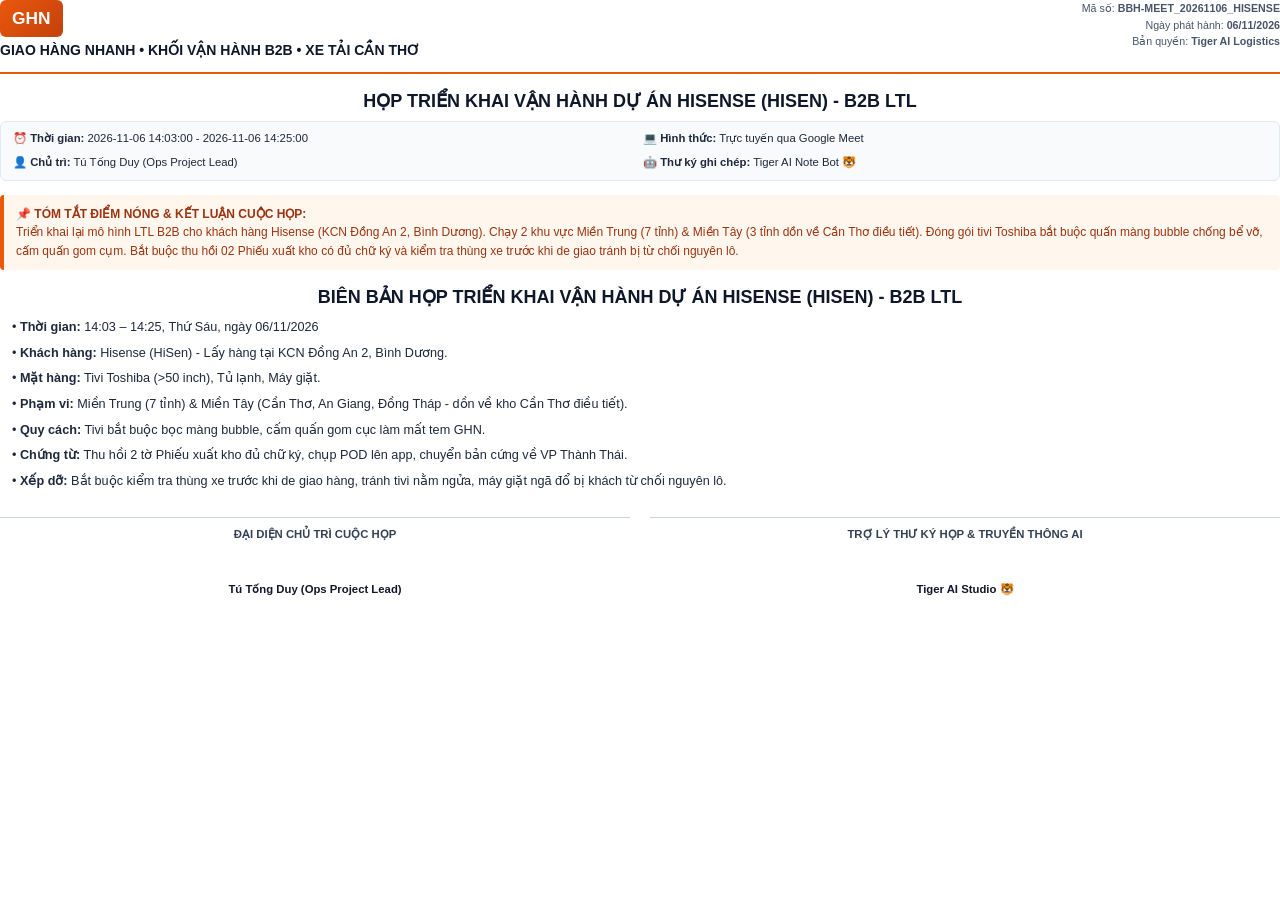
<file: data/meeting_exports/meet_20261106_hisense.html>
<!DOCTYPE html>
<html lang="vi">
<head>
    <meta charset="UTF-8">
    <title>Họp Triển Khai Vận Hành Dự Án Hisense (HiSen) - B2B LTL</title>
    <style>
        @page { size: A4; margin: 14mm; }
        body {
            font-family: -apple-system, BlinkMacSystemFont, 'Segoe UI', Roboto, Helvetica, Arial, sans-serif;
            color: #1e293b; line-height: 1.55; font-size: 9.5pt; margin: 0; padding: 0;
            background: #ffffff;
        }
        .print-toolbar {
            display: flex; justify-content: space-between; align-items: center;
            background: #0f172a; color: #f8fafc; padding: 8px 14px; border-radius: 8px;
            margin-bottom: 16px; font-size: 8.5pt; font-weight: 600;
        }
        .print-toolbar button {
            background: linear-gradient(135deg, #ea580c, #c2410c); color: #fff;
            border: none; padding: 5px 12px; border-radius: 6px; font-weight: 700; cursor: pointer; font-size: 8pt;
        }
        @media print {
            .no-print { display: none !important; }
            body { padding: 0; }
        }
        .header {
            display: flex; justify-content: space-between; align-items: flex-start;
            border-bottom: 2px solid #ea580c; padding-bottom: 10px; margin-bottom: 14px;
        }
        .logo-badge {
            background: linear-gradient(135deg, #ea580c, #c2410c);
            color: white; font-weight: 800; font-size: 13pt; padding: 5px 12px; border-radius: 6px;
            display: inline-block;
        }
        .company-name { font-size: 10.5pt; font-weight: 700; color: #0f172a; text-transform: uppercase; margin-top: 3px; }
        .doc-meta { text-align: right; font-size: 8pt; color: #475569; }
        .doc-title { font-size: 13.5pt; font-weight: 800; color: #0f172a; text-transform: uppercase; text-align: center; margin: 10px 0 6px 0; }
        .meta-grid {
            display: grid; grid-template-columns: repeat(2, 1fr); gap: 6px;
            background: #f8fafc; border: 1px solid #e2e8f0; border-radius: 6px;
            padding: 8px 12px; margin-bottom: 14px; font-size: 8.5pt;
        }
        .highlight-box {
            background: #fff7ed; border-left: 4px solid #ea580c; padding: 10px 12px;
            border-radius: 4px; margin-bottom: 14px; font-size: 9pt; color: #9a3412;
        }
        h2 { font-size: 10.5pt; color: #0f172a; border-left: 4px solid #ea580c; padding-left: 8px; margin: 14px 0 8px 0; }
        h3 { font-size: 9.8pt; color: #334155; margin: 10px 0 4px 0; }
        p { margin: 0 0 6px 0; }
        .bullet { margin-left: 12px; }
        .signatures {
            display: grid; grid-template-columns: repeat(2, 1fr); gap: 20px;
            margin-top: 25px; page-break-inside: avoid; text-align: center;
        }
        .sig-block { border-top: 1px solid #cbd5e1; padding-top: 8px; }
        .sig-title { font-weight: 700; font-size: 8.5pt; color: #334155; text-transform: uppercase; }
        .sig-space { height: 38px; }
        .sig-name { font-weight: 600; font-size: 8.5pt; color: #0f172a; }
    </style>
</head>
<body>
    
    <div class="header">
        <div>
            <div class="logo-badge">GHN</div>
            <div class="company-name">GIAO HÀNG NHANH • KHỐI VẬN HÀNH B2B • XE TẢI CẦN THƠ</div>
        </div>
        <div class="doc-meta">
            <div>Mã số: <strong>BBH-MEET_20261106_HISENSE</strong></div>
            <div>Ngày phát hành: <strong>06/11/2026</strong></div>
            <div>Bản quyền: <strong>Tiger AI Logistics</strong></div>
        </div>
    </div>

    <h1 class="doc-title">Họp Triển Khai Vận Hành Dự Án Hisense (HiSen) - B2B LTL</h1>

    <div class="meta-grid">
        <div><strong>⏰ Thời gian:</strong> 2026-11-06 14:03:00 - 2026-11-06 14:25:00</div>
        <div><strong>💻 Hình thức:</strong> Trực tuyến qua Google Meet</div>
        <div><strong>👤 Chủ trì:</strong> Tú Tống Duy (Ops Project Lead)</div>
        <div><strong>🤖 Thư ký ghi chép:</strong> Tiger AI Note Bot 🐯</div>
    </div>

    <div class="highlight-box">
        <strong>📌 TÓM TẮT ĐIỂM NÓNG & KẾT LUẬN CUỘC HỌP:</strong><br>
        Triển khai lại mô hình LTL B2B cho khách hàng Hisense (KCN Đồng An 2, Bình Dương). Chạy 2 khu vực Miền Trung (7 tỉnh) & Miền Tây (3 tỉnh dồn về Cần Thơ điều tiết). Đóng gói tivi Toshiba bắt buộc quấn màng bubble chống bể vỡ, cấm quấn gom cụm. Bắt buộc thu hồi 02 Phiếu xuất kho có đủ chữ ký và kiểm tra thùng xe trước khi de giao tránh bị từ chối nguyên lô.
    </div>

    <div>
        <h1 class='doc-title'>BIÊN BẢN HỌP TRIỂN KHAI VẬN HÀNH DỰ ÁN HISENSE (HISEN) - B2B LTL</h1><p class='bullet'>• <strong>Thời gian:</strong> 14:03 – 14:25, Thứ Sáu, ngày 06/11/2026</p><p class='bullet'>• <strong>Khách hàng:</strong> Hisense (HiSen) - Lấy hàng tại KCN Đồng An 2, Bình Dương.</p><p class='bullet'>• <strong>Mặt hàng:</strong> Tivi Toshiba (>50 inch), Tủ lạnh, Máy giặt.</p><p class='bullet'>• <strong>Phạm vi:</strong> Miền Trung (7 tỉnh) & Miền Tây (Cần Thơ, An Giang, Đồng Tháp - dồn về kho Cần Thơ điều tiết).</p><p class='bullet'>• <strong>Quy cách:</strong> Tivi bắt buộc bọc màng bubble, cấm quấn gom cục làm mất tem GHN.</p><p class='bullet'>• <strong>Chứng từ:</strong> Thu hồi 2 tờ Phiếu xuất kho đủ chữ ký, chụp POD lên app, chuyển bản cứng về VP Thành Thái.</p><p class='bullet'>• <strong>Xếp dỡ:</strong> Bắt buộc kiểm tra thùng xe trước khi de giao hàng, tránh tivi nằm ngửa, máy giặt ngã đổ bị khách từ chối nguyên lô.</p>
    </div>

    <div class="signatures">
        <div class="sig-block">
            <div class="sig-title">Đại Diện Chủ Trì Cuộc Họp</div>
            <div class="sig-space"></div>
            <div class="sig-name">Tú Tống Duy (Ops Project Lead)</div>
        </div>
        <div class="sig-block">
            <div class="sig-title">Trợ Lý Thư Ký Họp & Truyền Thông AI</div>
            <div class="sig-space"></div>
            <div class="sig-name">Tiger AI Studio 🐯</div>
        </div>
    </div>
</body>
</html>
</file>
